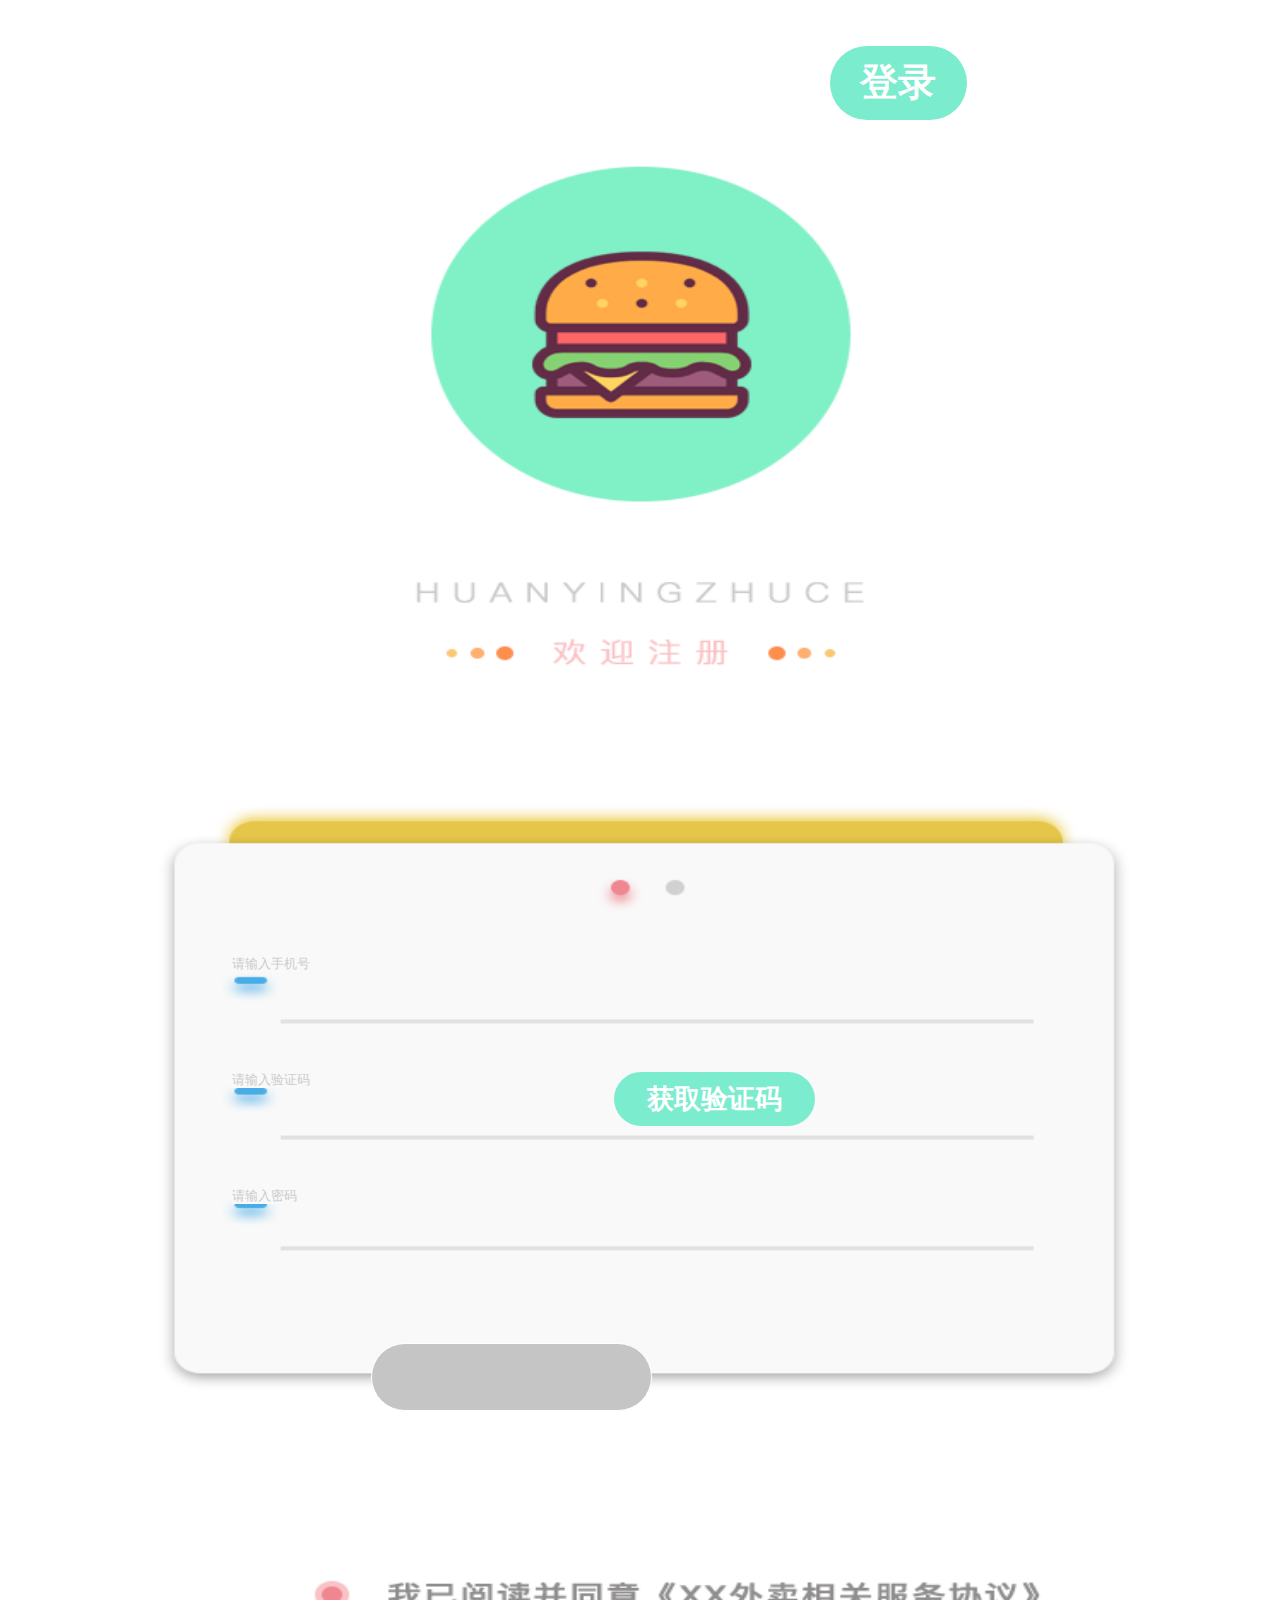
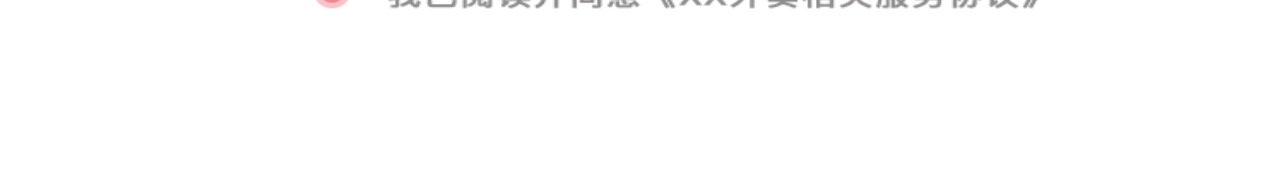
<file: index.html>
<!DOCTYPE html>
<html lang="en">
<head>
	<meta charset="UTF-8">
	<title>注册</title>
	<meta name="viewport" content="width=device-width,initial-scale=1.0,user-scalable=no">
	<link rel="stylesheet" href="css/rem.css">
	<link rel="stylesheet" href="https://at.alicdn.com/t/font_793301_ssczj2jw8zn.css">
	<link rel="stylesheet" href="css/index.css">
</head>
<body>
	<header>
		<input type="text"  placeholder="请输入手机号" class="phone">
		<input type="text"  placeholder="请输入验证码" class="yanzheng">
	    <input type="password"  placeholder="请输入密码" class="password">
	    <div class="yanzhengma">获取验证码</div>
		<div class="daojishi"><span>60</span>s</div>
		<div class="ture">
	    	<i class="iconfont icon-dui"></i>
	    </div>
	    <a href="denglu.html"><div class="denglu">登录</div></a>
	</header>
</body>
</html>
<script>
	let yanzhengma=document.querySelector(".yanzhengma");
	let ture=document.querySelector(".ture");
	let daojishi=document.querySelector(".daojishi");
	let span=document.querySelector("span");
	let phone=document.querySelector(".phone");
	let yanzheng=document.querySelector(".yanzheng");
	let password=document.querySelector(".password");
	console.log(phone,yanzheng,password);
    let num=60;
    console.log(num);
	yanzhengma.onclick=function () {
		daojishi.style.display="block";
        var t=setInterval(fn,1000);
        function fn() {
            num--;
            if (num==-1){
                //清除时间间隔函数
                clearInterval(t);
                daojishi.style.display="none";
                num=60;
            }
            //改变span中的数字
            span.innerHTML=num;
        }
    }

    password.onblur=function () {
        if (phone.value!=="" && password.value!=="" && yanzheng.value!==""){
            ture.style.backgroundColor="#0ecf98";
        }
    }
    ture.onclick=function () {
        if (phone.value!="" && password.value!=""){
            window.open("denglu.html");
        }
    }

	
</script>
</file>
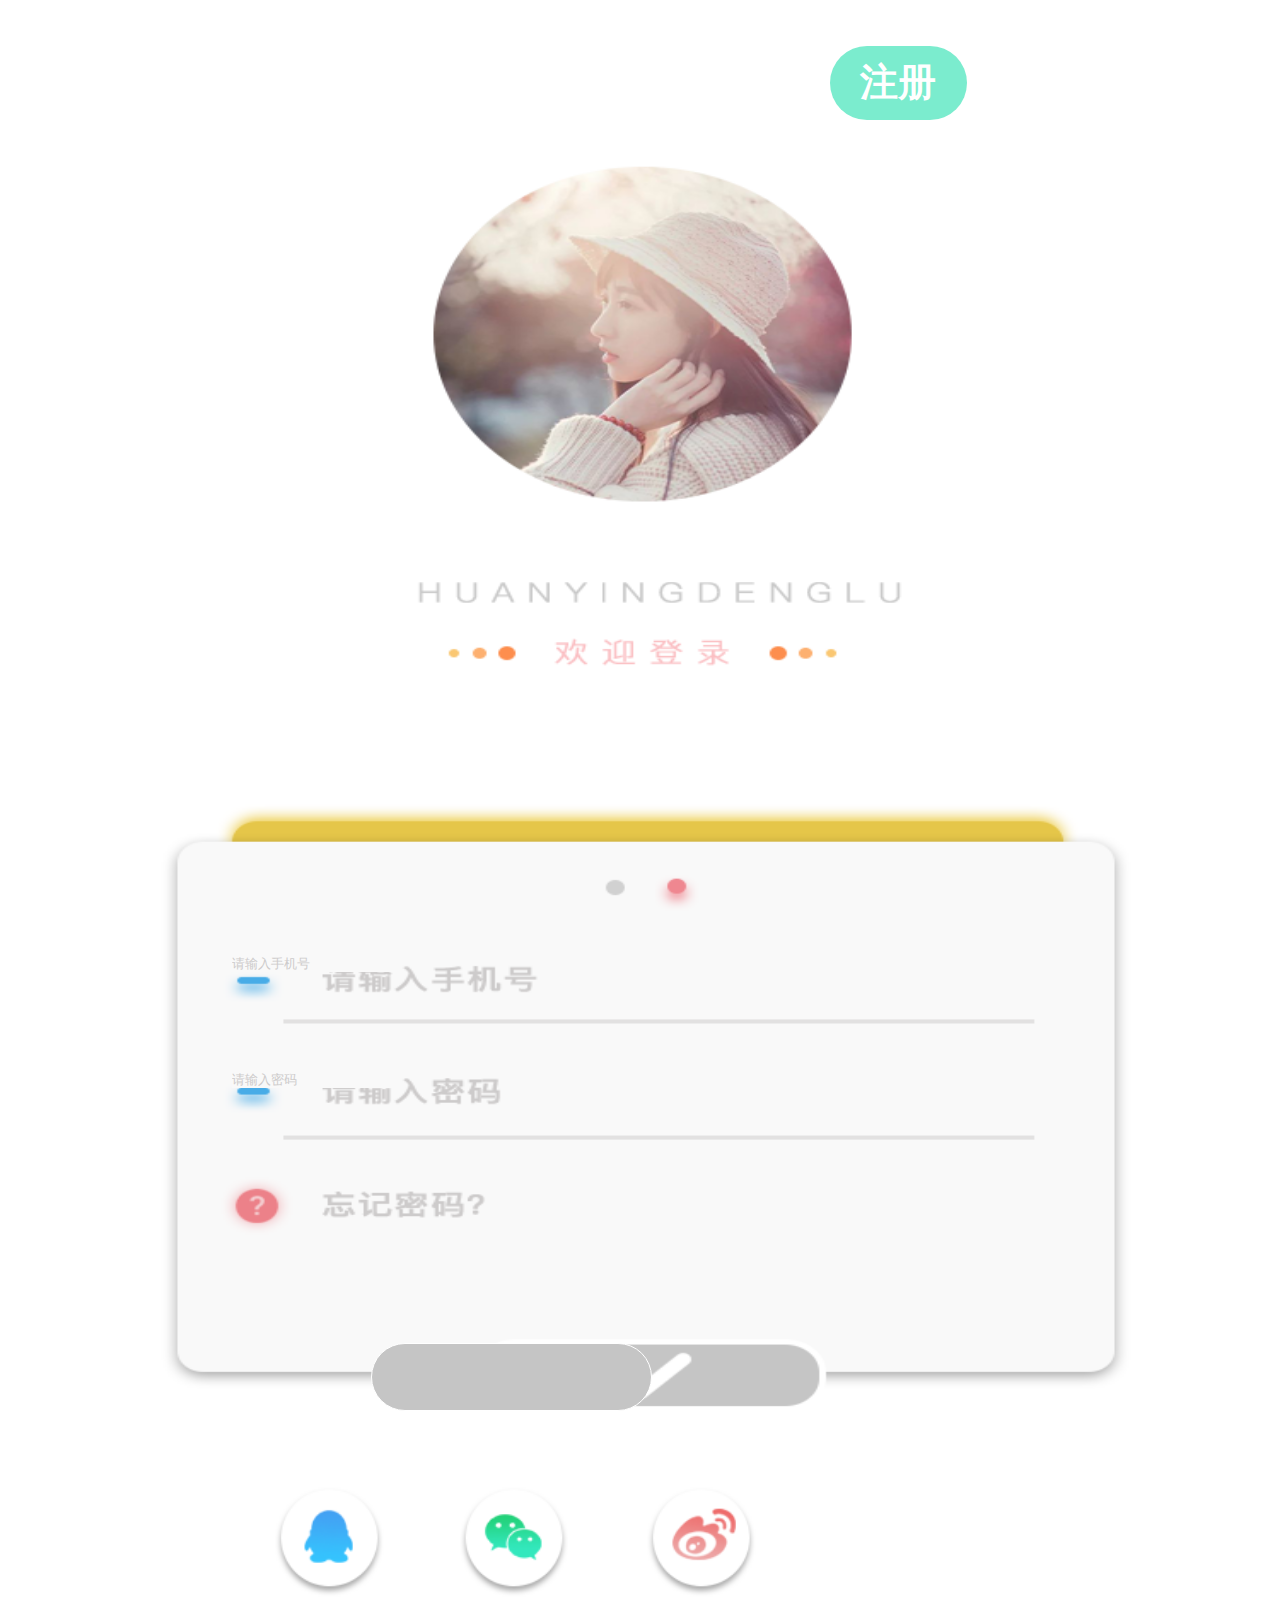
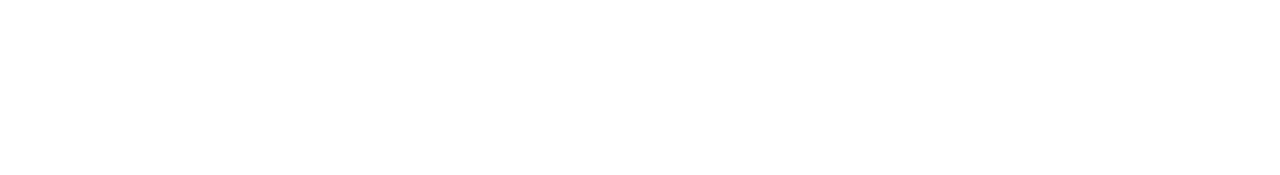
<file: denglu.html>
<!DOCTYPE html>
<html lang="en">
<head>
	<meta charset="UTF-8">
	<title>登录</title>
	<meta name="viewport" content="width=device-width,initial-scale=1.0,user-scalable=no">
	<link rel="stylesheet" href="css/rem.css">
	<link rel="stylesheet" href="https://at.alicdn.com/t/font_793301_ssczj2jw8zn.css">
	<link rel="stylesheet" href="css/denglu.css">
</head>
<body>
	<header>
		<input type="text"  placeholder="请输入手机号" class="phone">
	    <input type="password"  placeholder="请输入密码" class="password">
	    <!--<input type="text"  placeholder="忘记密码？">-->
	    <div class="ture">
	    	<i class="iconfont icon-dui"></i>
	    </div>

	    <a href="index.html"><div class="denglu">注册</div></a>
	    <div class="qq"></div>
	    <div class="wechat"></div>
	    <div class="weibo"></div>
	</header>
</body>
</html>
<script>
    let phone=document.querySelector(".phone");
    let password=document.querySelector(".password");
    let ture=document.querySelector(".ture");
    password.onblur=function () {
        if (phone.value=="13593322466" && password.value=="123456"){
            ture.style.backgroundColor="#0ecf98";
        }
    }
    ture.onclick=function () {
        if (phone.value=="13593322466" && password.value=="123456"){
            window.open("shouye.html");
		}
    }
</script>
</file>
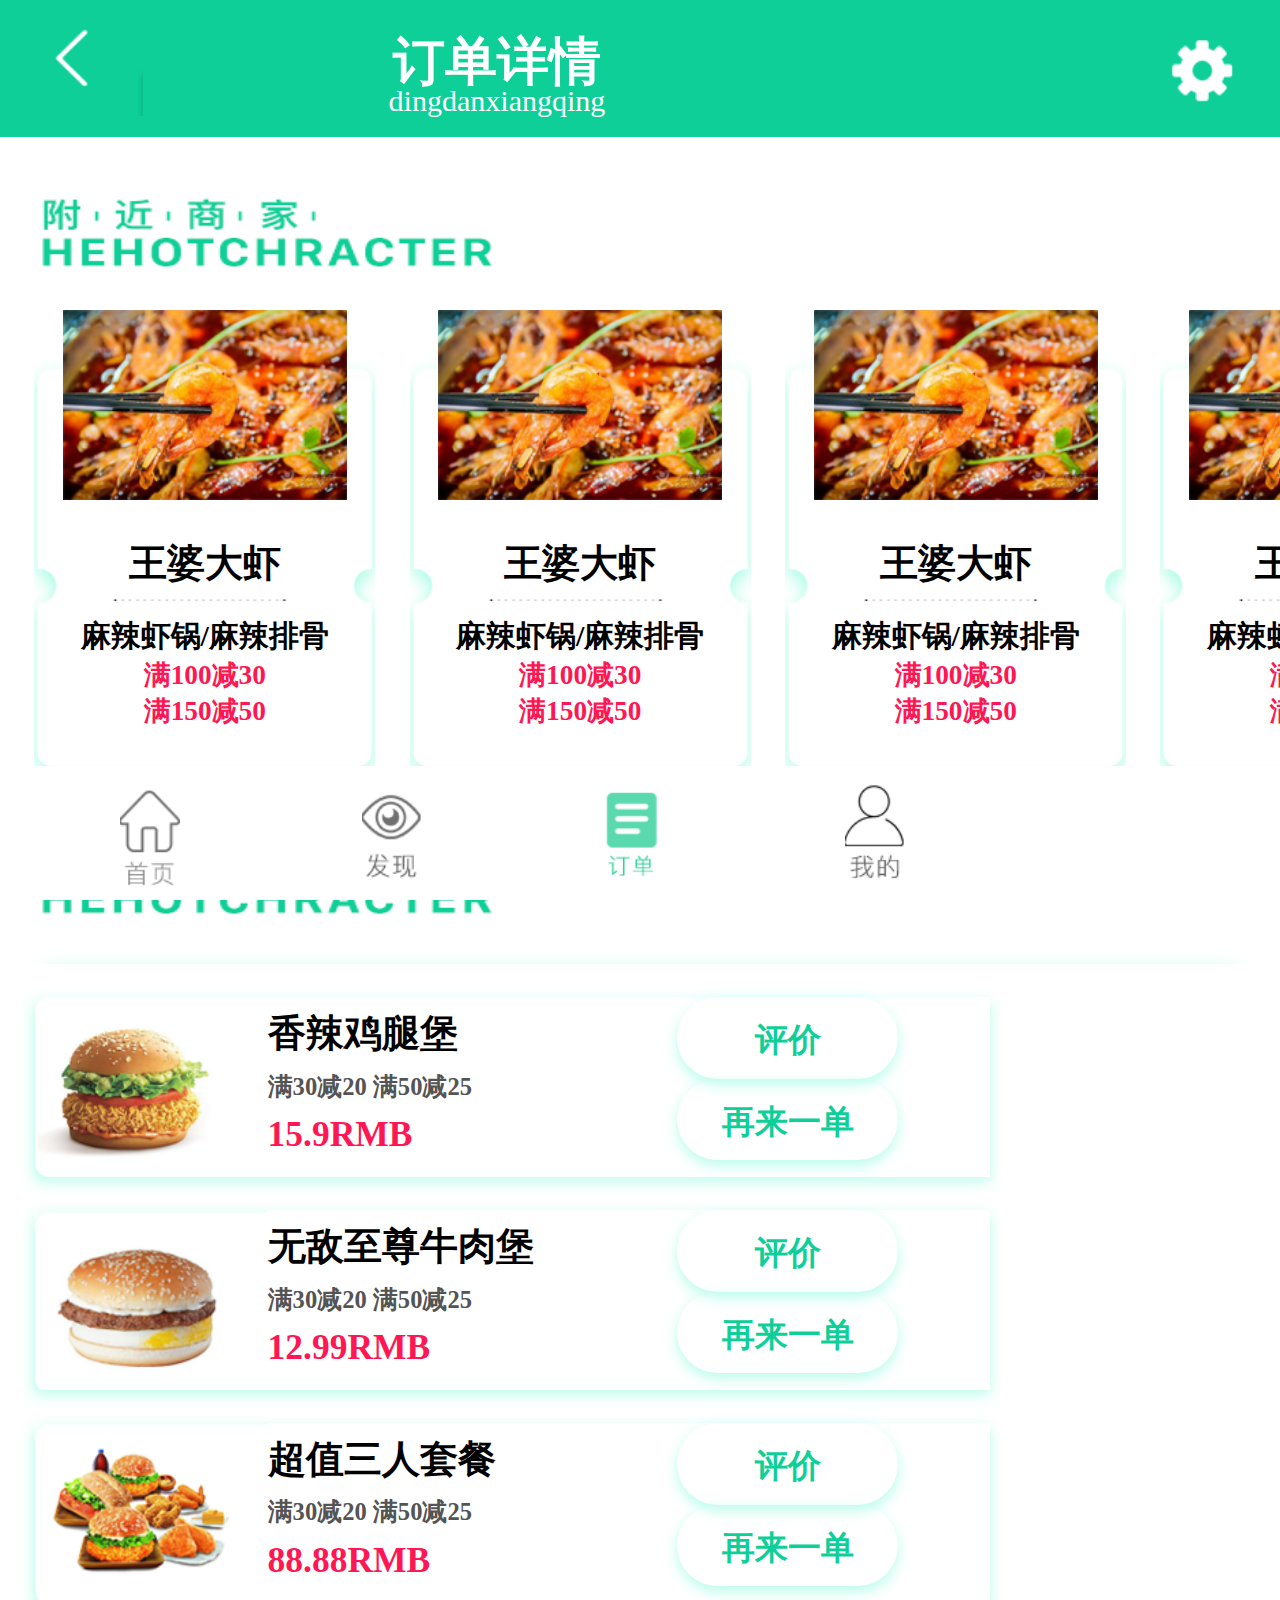
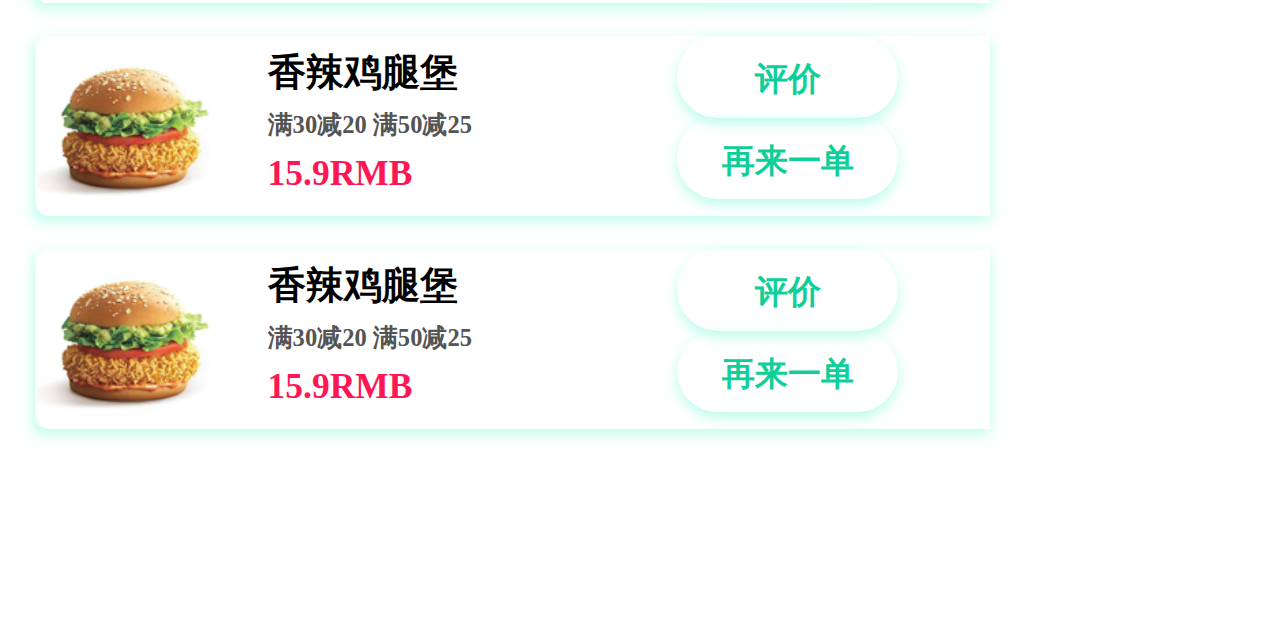
<file: dingdanxiangqing.html>
<!DOCTYPE html>
<html lang="en">
<head>
	<meta charset="UTF-8">
	<title>订单详情</title>
	<meta name="viewport" content="width=device-width,initial-scale=1.0,user-scalable=no">
	<link rel="stylesheet" href="css/rem.css">
	<link rel="stylesheet" href="css/dingdanxiangqing.css">
</head>
<body>
	<header>
		<div class="left"></div>
		<div class="center">
			<p>订单详情</p>
			<h5>dingdanxiangqing</h5>
		</div>
		<div class="right"></div>
		<div class="pic"></div>
	</header>
	<div class="title"></div>
	<div class="content1">
		<ul>
			<li>
				<div class="pic"></div>
				<p>王婆大虾</p>
				<h6>麻辣虾锅/麻辣排骨</h6>
				<h5>满100减30<br>满150减50</h5>
			</li>
			<li>
				<div class="pic"></div>
				<p>王婆大虾</p>
				<h6>麻辣虾锅/麻辣排骨</h6>
				<h5>满100减30<br>满150减50</h5>
			</li>
			<li>
				<div class="pic"></div>
				<p>王婆大虾</p>
				<h6>麻辣虾锅/麻辣排骨</h6>
				<h5>满100减30<br>满150减50</h5>
			</li>
			<li>
				<div class="pic"></div>
				<p>王婆大虾</p>
				<h6>麻辣虾锅/麻辣排骨</h6>
				<h5>满100减30<br>满150减50</h5>
			</li>
		</ul>
	</div>
	<div class="title2"></div>
	<div class="content2">
		<ul>
			<li>
				<div class="pic"></div>
				<div class="wz">
					<p>香辣鸡腿堡</p>
					<h6>满30减20  满50减25</h6>
					<h2>15.9RMB</h2>
				</div>
				<div class="again">
					<div class="top">评价</div>
					<div class="bot">再来一单</div>
				</div>
			</li>
			<li>
				<div class="pic"></div>
				<div class="wz">
					<p>无敌至尊牛肉堡</p>
					<h6>满30减20  满50减25</h6>
					<h2>12.99RMB</h2>
				</div>
				<div class="again">
					<div class="top">评价</div>
					<div class="bot">再来一单</div>
				</div>
			</li>
			<li>
				<div class="pic"></div>
				<div class="wz">
					<p>超值三人套餐</p>
					<h6>满30减20  满50减25</h6>
					<h2>88.88RMB</h2>
				</div>
				<div class="again">
					<div class="top">评价</div>
					<div class="bot">再来一单</div>
				</div>
			</li>
			<li>
				<div class="pic"></div>
				<div class="wz">
					<p>香辣鸡腿堡</p>
					<h6>满30减20  满50减25</h6>
					<h2>15.9RMB</h2>
				</div>
				<div class="again">
					<div class="top">评价</div>
					<div class="bot">再来一单</div>
				</div>
			</li>
			<li>
				<div class="pic"></div>
				<div class="wz">
					<p>香辣鸡腿堡</p>
					<h6>满30减20  满50减25</h6>
					<h2>15.9RMB</h2>
				</div>
				<div class="again">
					<div class="top">评价</div>
					<div class="bot">再来一单</div>
				</div>
			</li>
		</ul>
	</div>
	<div class="bottom">
		<div class="content">
			<a href="shouye.html"><div class="shou"></div></a>
			<div class="fa"></div>
			<div class="ding"></div>
			<a href="gerenzhongxin.html"><div class="me"></div></a>
		</div>
	</div>
</body>
</html>
</file>
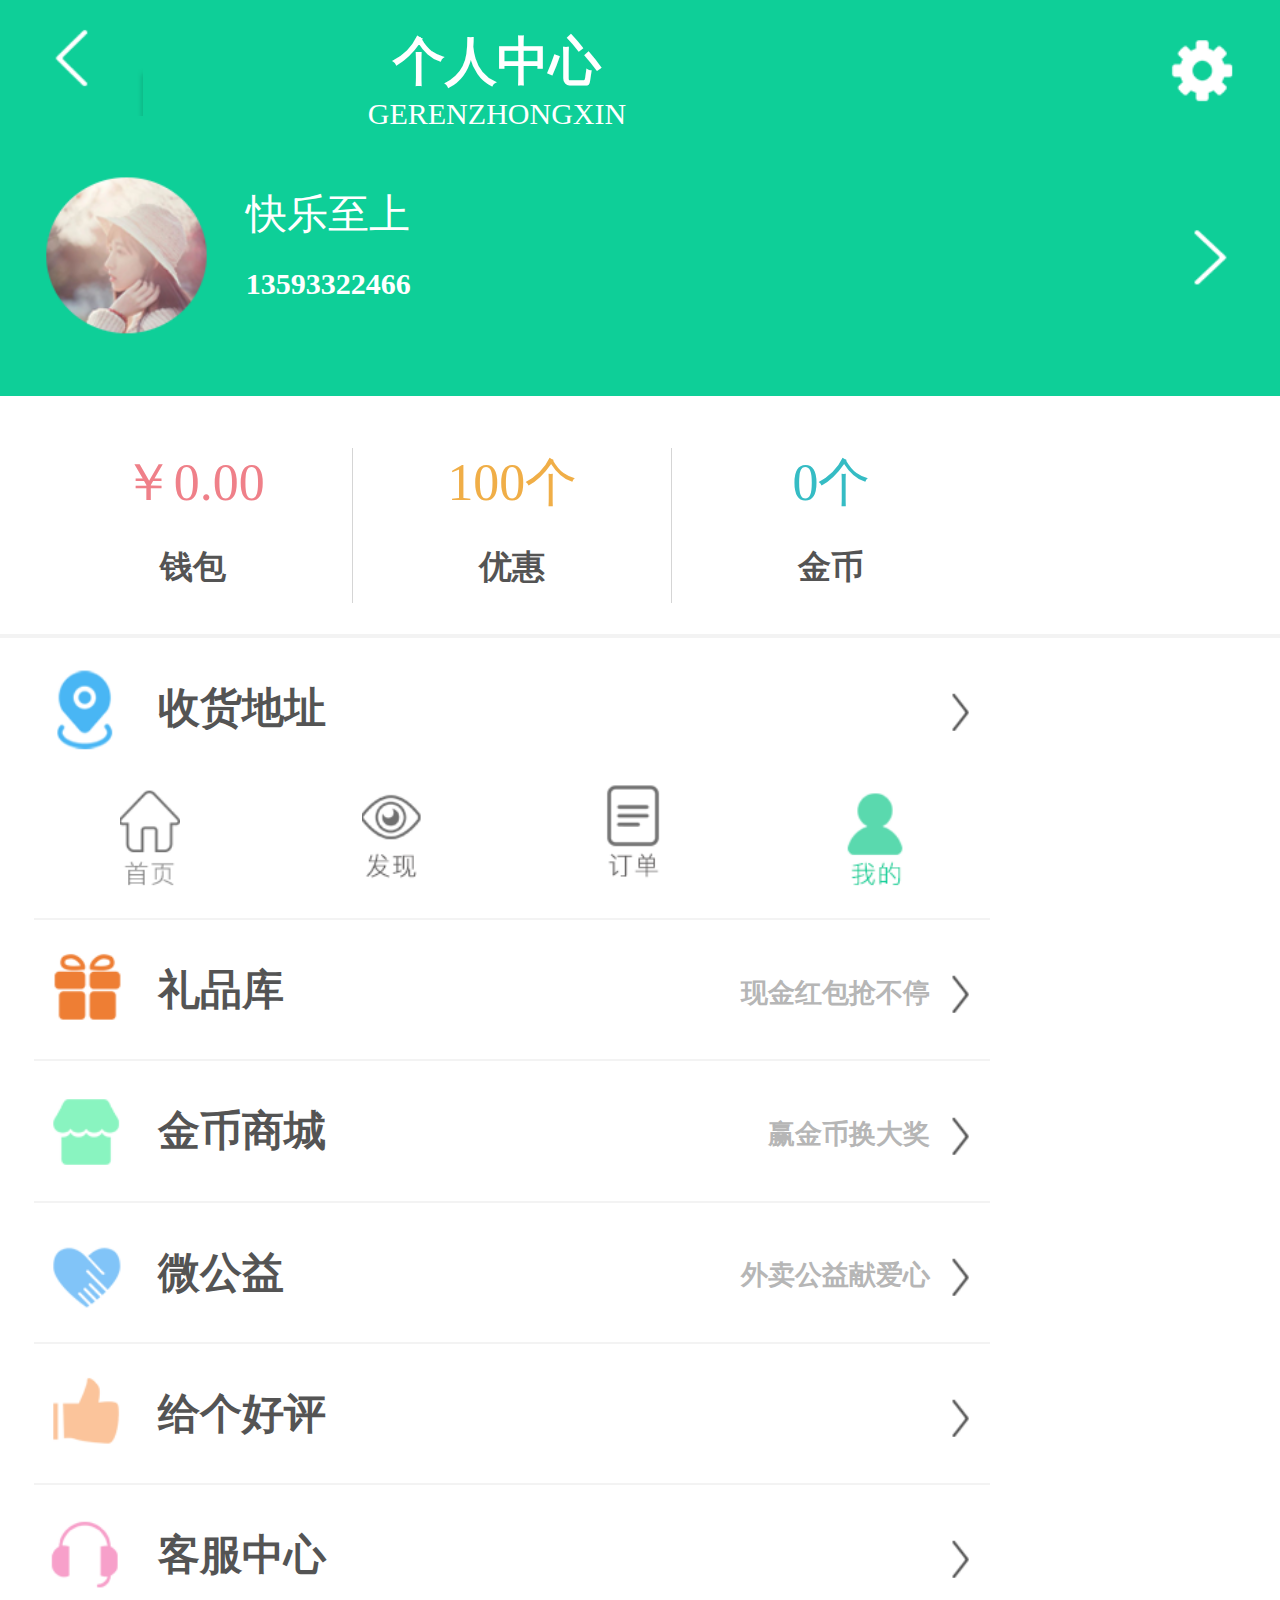
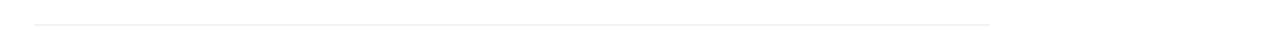
<file: gerenzhongxin.html>
<!DOCTYPE html>
<html lang="en">
<head>
	<meta charset="UTF-8">
	<title>个人中心</title>
	<meta name="viewport" content="width=device-width,initial-scale=1.0,user-scalable=no">
	<link rel="stylesheet" href="css/rem.css">
	<link rel="stylesheet" href="css/gerenzhongxin.css">
</head>
<body>
	<header>
		<div class="left"></div>
		<div class="center">
			<p>个人中心</p>
			<h5>GERENZHONGXIN</h5>
		</div>
		<div class="right"></div>
		<div class="bo">
			<div class="tx"></div>
			<div class="wz">
				<p>快乐至上</p>
				<h5>13593322466</h5>
			</div>
			<div class="pic"></div>
		</div>
	</header>
	<div class="daohang">
		<ul>
			<li>
				<p>￥0.00</p>
				<h6>钱包</h6>
			</li>
			<li>
				<p>100个</p>
				<h6>优惠</h6>
			</li>
			<li>
				<p>0个</p>
				<h6>金币</h6>
			</li>
		</ul>
	</div>
	<div class="content">
		<ul>
			<li>
				<img src="img/images6/images/10.png" alt="">
				<p>收货地址</p>
			</li>
			<li>
				<img src="img/images6/images/11.png" alt="">
				<p>我的收藏</p>
			</li>
			<li>
				<img src="img/images6/images/12.png" alt="">
				<p>礼品库</p>
				<h6>现金红包抢不停</h6>
			</li>
			<li>
				<img src="img/images6/images/13.png" alt="">
				<p>金币商城</p>
				<h6>赢金币换大奖</h6>
			</li>
			<li>
				<img src="img/images6/images/14.png" alt="">
				<p>微公益 </p>
				<h6>外卖公益献爱心</h6>
			</li>
			<li>
				<img src="img/images6/images/15.png" alt="">
				<p>给个好评</p>
			</li>
			<li>
				<img src="img/images6/images/16.png" alt="">
				<p>客服中心</p>
			</li>
		</ul>
	</div>
	<div class="bottom">
		<div class="content">
			<a href="shouye.html"><div class="shou"></div></a>
			<div class="fa"></div>
			<a href="dingdanxiangqing.html"><div class="ding"></div></a>
			<div class="me"></div>
		</div>
	</div>
</body>
</html>
</file>
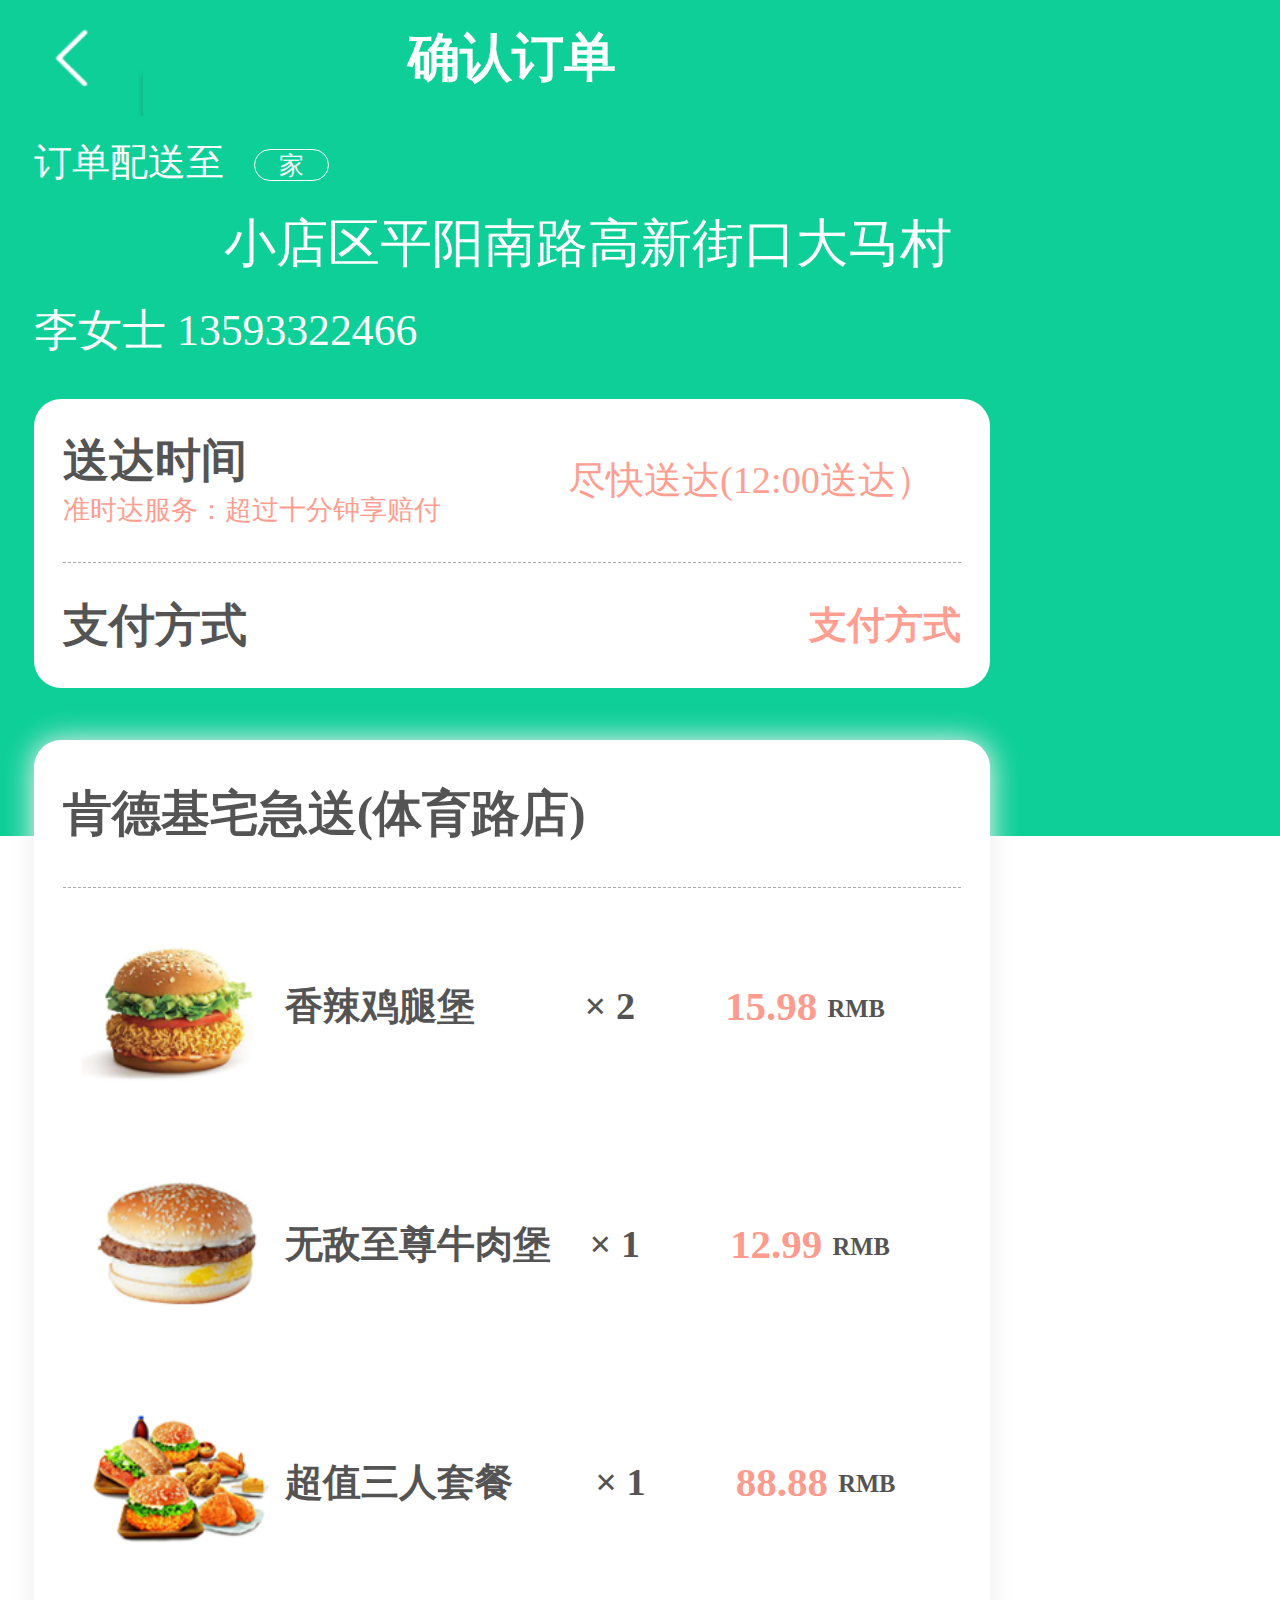
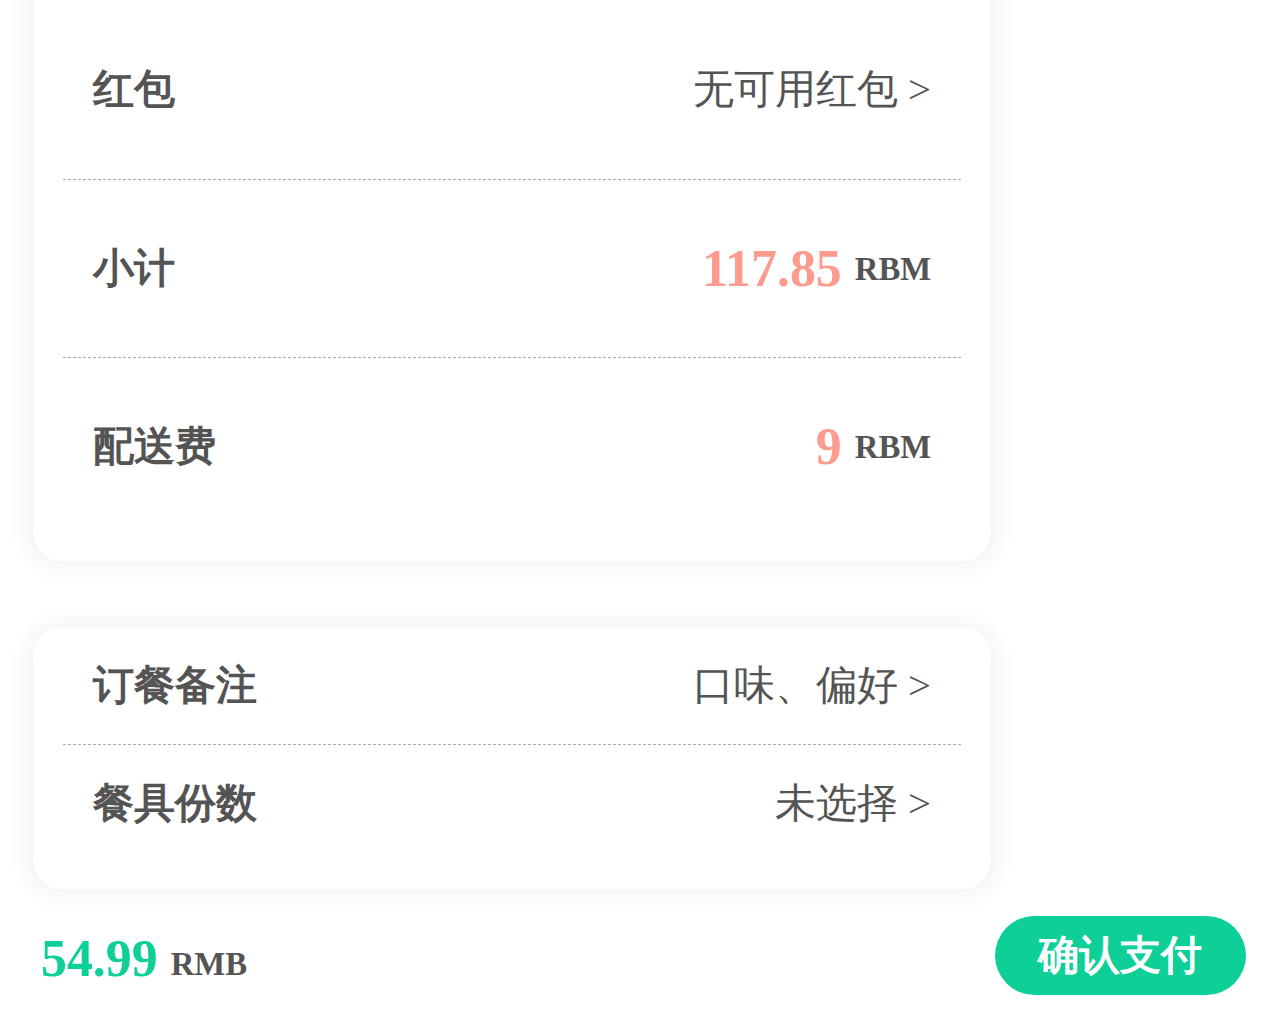
<file: querendingdan.html>
<!DOCTYPE html>
<html lang="en">
<head>
	<meta charset="UTF-8">
	<title>确认订单</title>
	<meta name="viewport" content="width=device-width,initial-scale=1.0,user-scalable=no">
	<link rel="stylesheet" href="css/rem.css">
	<link rel="stylesheet" href="css/querendingdan.css">
</head>
<body>
<!-- 头部 -->
	<header>
		<div class="top">
		<a href="shangjiaxiangqing.html">
			<div class="left"></div></a>
			<div class="center">确认订单</div>
		</div>
		<div class="dizhi">
			<div class="yi">
				<h6>订单配送至</h6>
				<div class="jia">家</div>
			</div>
			<h1>小店区平阳南路高新街口大马村</h1>
			<h5>李女士 13593322466</h5>
		</div>
		<div class="time">
			<div class="top">
				<div class="le">
					<p>送达时间</p>
					<h6>准时达服务：超过十分钟享赔付</h6>
				</div>
				<div class="you">尽快送达(12:00送达）</div>
			</div>
			<div class="bottom">
				<p>支付方式</p>
				<h5>支付方式</h5>
			</div>
		</div>
	</header>
	<!-- 内容 -->
	<div class="list">
		<ul>
			<li>肯德基宅急送(体育路店)</li>
			<li>
				<img src="img/images4/images/1.png" alt="">
				<p>香辣鸡腿堡</p>
				<div class="num">× 2</div>
				<h5>15.98&nbsp;</h5>
				<h6>RMB</h6>
			</li>
			<li>
				<img src="img/images4/images/2.png" alt="">
				<p>无敌至尊牛肉堡</p>
				<div class="num">× 1</div>
				<h5>12.99&nbsp;</h5>
				<h6>RMB</h6>
			</li>
			<li>
				<img src="img/images4/images/3.png" alt="">
				<p>超值三人套餐</p>
				<div class="num">× 1</div>
				<h5>88.88&nbsp;</h5>
				<h6>RMB</h6>
			</li>
			<li>
				<p>红包</p>
				<h4>无可用红包 ></h4>
			</li>
			<li>
				<p>小计</p>
				<h3>RBM</h3>
				<h4>117.85&nbsp;</h4>
			</li>
			<li>
				<p>配送费</p>
				<h3>RBM</h3>
				<h4>9&nbsp;</h4>
			</li>
		</ul>
	</div>
	<div class="list2">
		<ul>
			<li>
				<p>订餐备注</p>
				<h5>口味、偏好 ></h5>
			</li>
			<li>
				<p>餐具份数</p>
				<h5>未选择 ></h5>
			</li>
		</ul>
	</div>
	<div class="list3">
		<h1>54.99&nbsp;</h1>
		<h5>RMB</h5>
		<a href="zhifufangshi.html"><div class="queren">
			确认支付
		</div></a>
	</div>
</body>
</html>
</file>
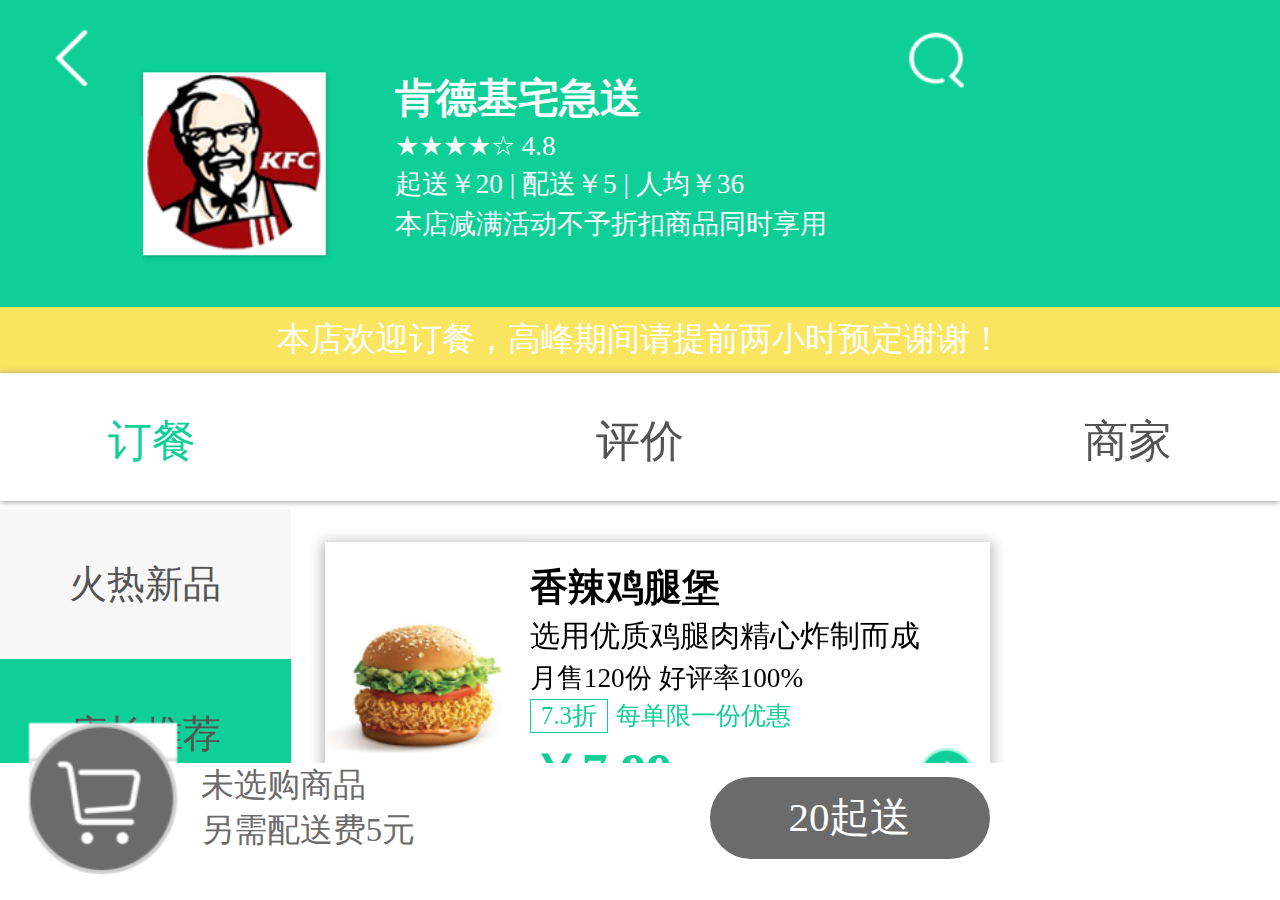
<file: shangjiaxiangqing.html>
<!DOCTYPE html>
<html lang="en">
<head>
	<meta charset="UTF-8">
	<title>商家详情</title>
	<meta name="viewport" content="width=device-width,initial-scale=1.0,user-scalable=no">
	<link rel="stylesheet" href="css/rem.css">
	<link rel="stylesheet" href="css/shangjiaxiangqing.css">
</head>
<body>
	<header>
		<a href="shouye.html"><div class="left"></div></a>
		<div class="center">
			<div class="pic"></div>
			<div class="wz">
				<p>肯德基宅急送</p>
				<h6>★★★★☆ <span>4.8</span></h6>
				<h6>起送￥20  |  配送￥5  |  人均￥36</h6>
				<h6>本店减满活动不予折扣商品同时享用</h6>
			</div>
		</div>
		<div class="right"></div>
	</header>
	<div class="huodong">本店欢迎订餐，高峰期间请提前两小时预定谢谢！</div>
	<div class="daohang">
		<div class="fl dingcan">订餐</div>
		<div class="fl">评价</div>
		<div class="fl">商家</div>
	</div>
	<nav>
		<div class="list">
			<ul>
				<li>火热新品</li>
				<li>店长推荐</li>
				<li>超值套餐</li>
				<li>汉堡炸鸡</li>
				<li>配餐小吃</li>
				<li>饮&nbsp;&nbsp;&nbsp;&nbsp;&nbsp;&nbsp;品</li>
			</ul>
		</div>
		<div class="content">
			<ul>
				<li>
					<div class="pic"></div>
					<div class="wenzi">
						<h1><a href="">香辣鸡腿堡</a></h1>
						<h2>选用优质鸡腿肉精心炸制而成</h2>
						<h3>月售120份   好评率100%</h3>
						<div class="si">
							<div class="zhe">7.3折</div>
							<h4>每单限一份优惠</h4>
						</div>
						<div class="wu">
							<h5>￥7.99</h5>
							<img src="img/images2/images/jiahao.png" alt="">
							
						</div>
					</div>
				</li>
				<li>
					<div class="pic2"></div>
					<div class="wenzi">
						<h1><a href="">无敌至尊牛肉堡</a></h1>
						<h2>选用优质牛肉精心煎制而成</h2>
						<h3>月售110份   好评率99.9%</h3>
						<div class="si">
							<div class="zhe">7.5折</div>
							<h4>每单限一份优惠</h4>
						</div>
						<div class="wu">
							<h5>￥12.99</h5>
							<img src="img/images2/images/jiahao.png" alt="">

						</div>
					</div>
				</li>
				<li>
					<div class="pic3"></div>
					<div class="wenzi">
						<h1><a href="shangpinxiangqing.html">大鸡腿+可乐</a></h1>
						<h2>美味享不停</h2>
						<h3>月售100份   好评率99%</h3>
						<div class="si">
							<div class="zhe">7.3折</div>
							<h4>每单限一份优惠</h4>
						</div>
						<div class="wu">
							<h5>￥45</h5>
							<img src="img/images2/images/jiahao.png" alt="">
							<h6>1</h6>
							<img src="img/images2/images/jianhao_03.png" alt="">
						</div>
					</div>
				</li>
				<li>
					<div class="pic4"></div>
					<div class="wenzi">
						<h1><a href="">超值三人套餐</a></h1>
						<h2>一家人享受美好时光</h2>
						<h3>月售66份   好评率99%</h3>
						<div class="si">
							<div class="zhe">7.3折</div>
							<h4>每单限一份优惠</h4>
						</div>
						<div class="wu">
							<h5>￥88.88</h5>
							<img src="img/images2/images/jiahao.png" alt="">

						</div>
					</div>
				</li>
			</ul>
		</div>
	</nav>
	<div class="bottom">
		<div class="pic"></div>
		<div class="weixuan">
			<h1>未选购商品</h1>
			<h1>另需配送费5元</h1>
		</div>
		<div class="qisong">20起送</div>
	</div>
	<div class="bottom bot">
		<div class="pic"></div>
		<div class="weixuan">
			<h1>￥<span>49.9</span></h1>
			<h1>另需配送费5元</h1>
		</div>
		<div class="qisong">去结算</div>
	</div>

	<div class="mask">
		<div class="upper">
			<div class="tu">
				 <p>×</p>
			</div>
			<div class="xia">
				<p>超值三人套餐</p>
				<h6>鸡腿堡/小鸡腿/鸡翅/鸡块/蛋挞/玉米/可乐</h6>
				<h5>合计：<span>59.9</span></h5>
				<a href="querendingdan.html"><div class="q">确认支付</div></a>
			</div>
		</div>
	</div>
	<script src="js/shangjiaxiangqing.js"></script>
</body>
</html>
</file>
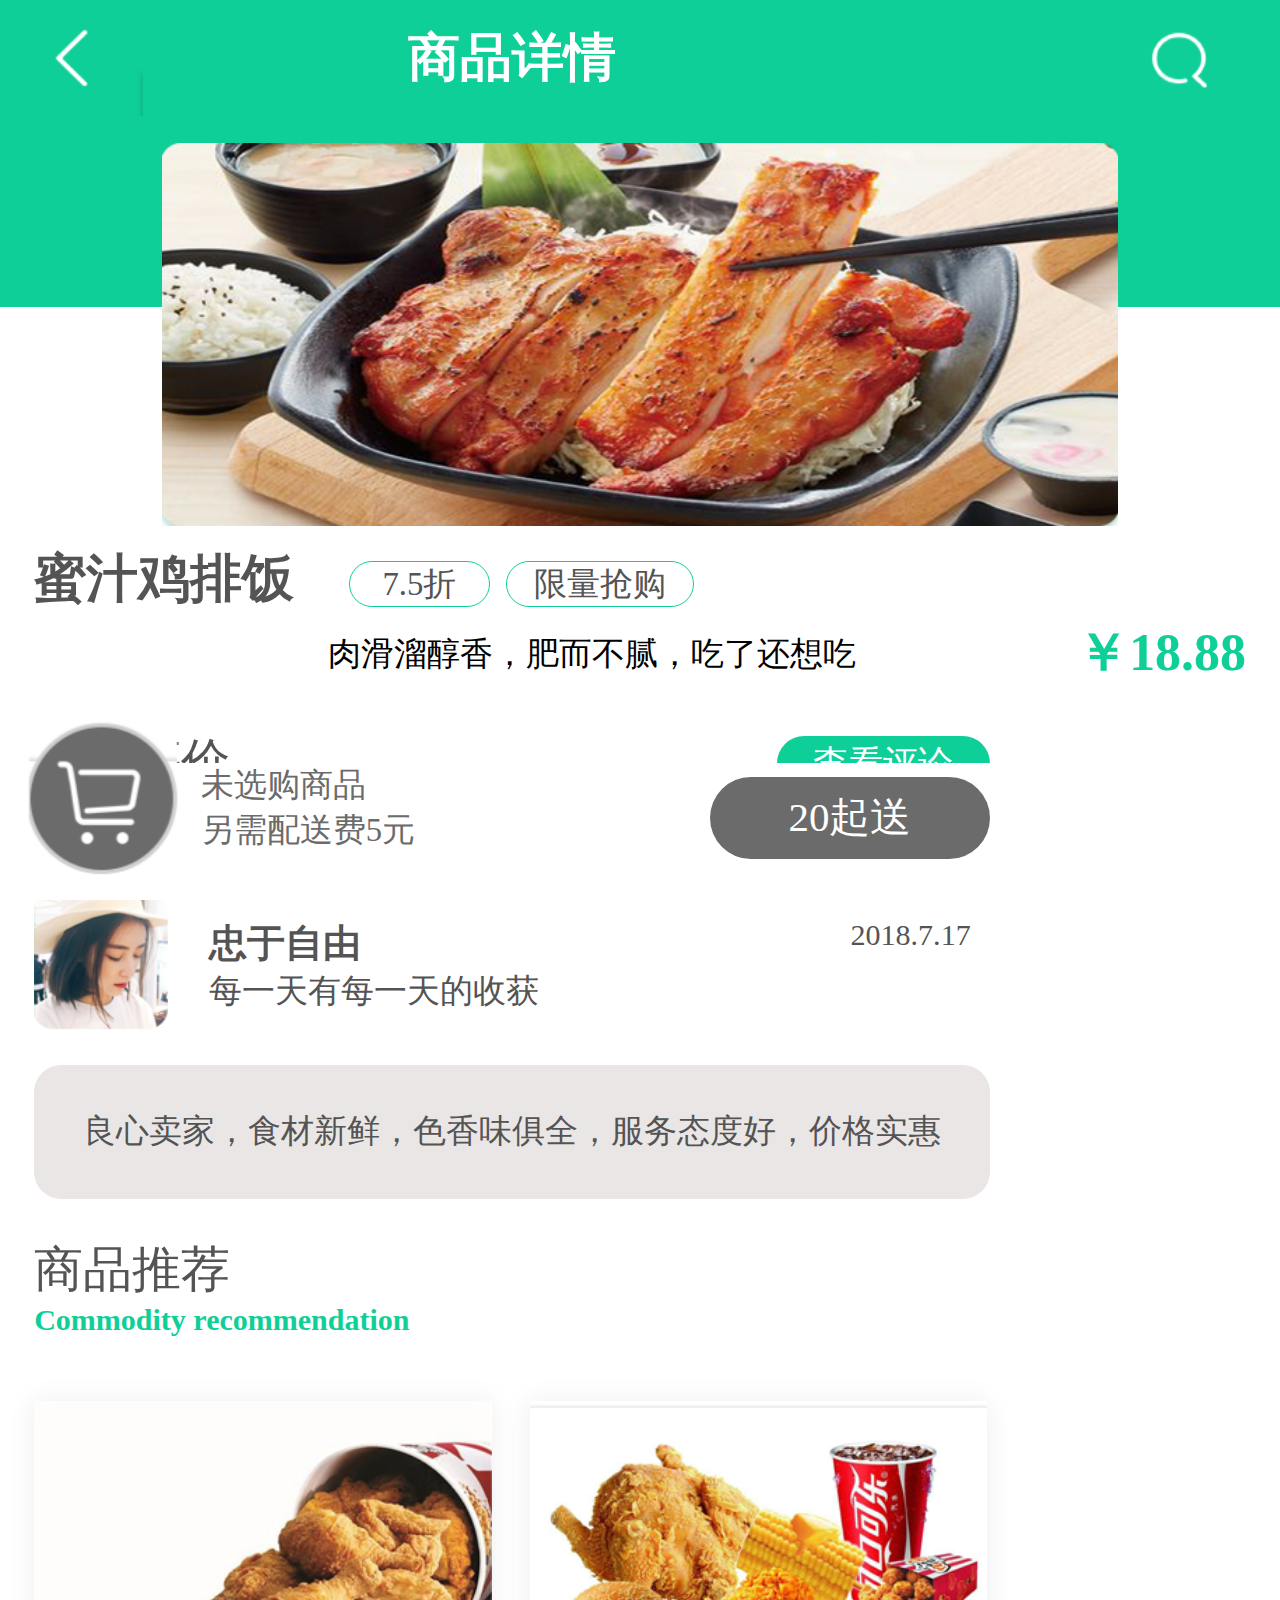
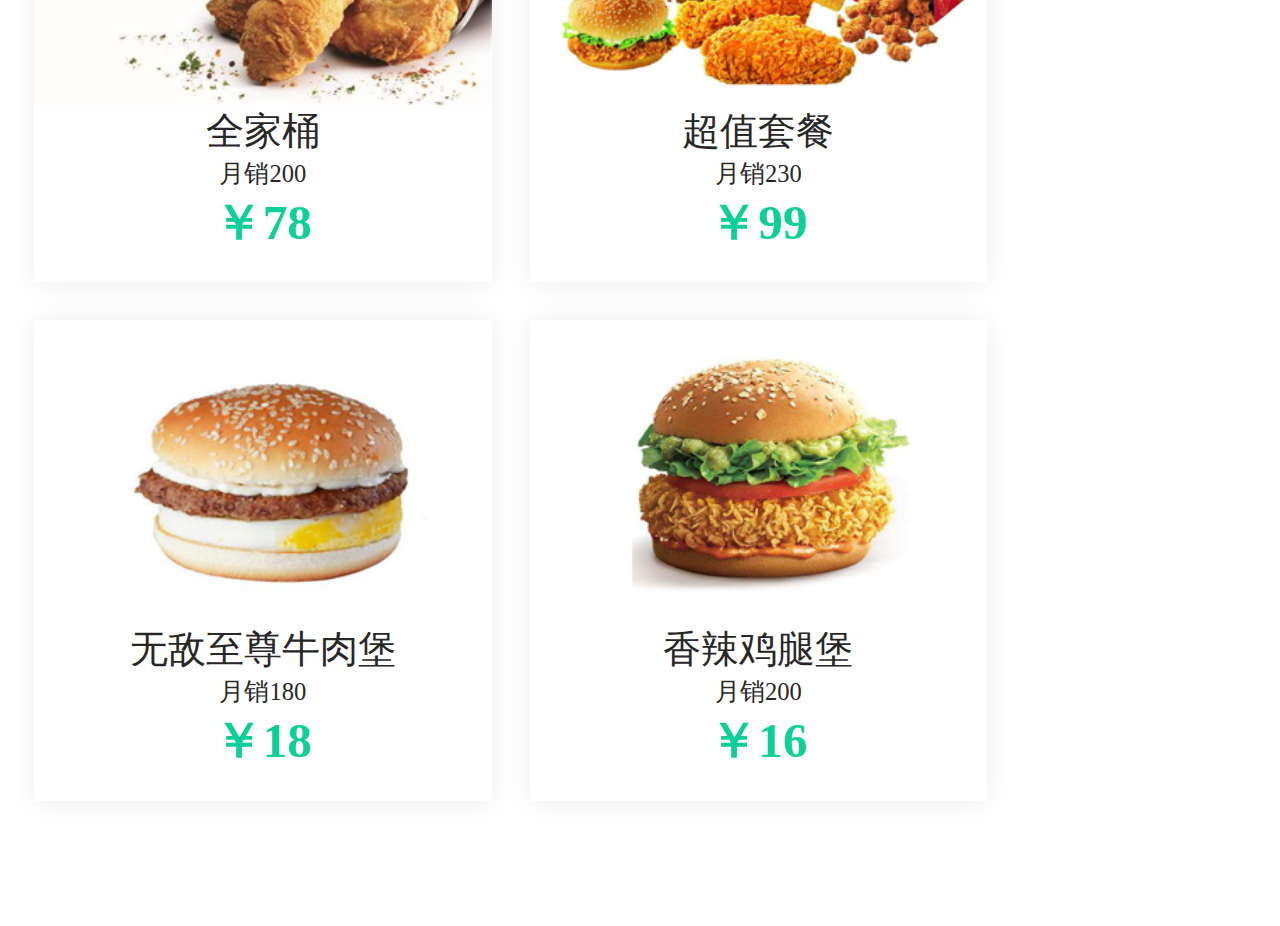
<file: shangpinxiangqing.html>
<!DOCTYPE html>
<html lang="en">
<head>
	<meta charset="UTF-8">
	<title>商品详情</title>
	<meta name="viewport" content="width=device-width,initial-scale=1.0,user-scalable=no">
	<link rel="stylesheet" href="css/rem.css">
	<link rel="stylesheet" href="css/shangpingxiangqing.css">

</head>
<body>
<!-- 头部开始 -->
	<header>
		<div class="beijing">
		<a href="shangjiaxiangqing.html">
			<div class="left"></div></a>
			<div class="center">商品详情</div>
			<div class="right"></div>
		</div>
		<div class="pic"></div>
		<div class="yi">
			<p>蜜汁鸡排饭</p>
			<div class="zhe">7.5折</div>
			<div class="xian">限量抢购</div>
		</div>
		<div class="er">
			<p>肉滑溜醇香，肥而不腻，吃了还想吃</p>
			<h1>￥18.88</h1>
		</div>
	</header>
	<!-- 头部结束 -->
	<!-- 商品评价开始 -->
	<div class="pingjia">
		<div class="title">
			<div class="left">
				<p>商品评价</p>
				<h6>Commodity evaluation</h6>
			</div>
			<div class="right">查看评论</div>
		</div>
		<div class="neirong">
			<div class="top">
				<div class="left"></div>
				<div class="center">
					<p>忠于自由</p>
					<h5>每一天有每一天的收获</h5>
				</div>
				<div class="right">2018.7.17</div>
			</div>
			<div class="nr">良心卖家，食材新鲜，色香味俱全，服务态度好，价格实惠</div>
		</div>
	</div>
	<!-- 商品评价结束 -->
	<!-- 商品推荐开始 -->
	<div class="tuijian">
		<div class="title">
			<p>商品推荐</p>
			<h6>Commodity recommendation</h6>
		</div>
		<div class="neirong">
			<ul>
				<li>
					<div class="pic">
						<img src="img/images3/images/2.png" alt="">
					</div>
					<div class="wz">
						<p>全家桶</p>
						<h6>月销200</h6>
						<h2>￥78</h2>
					</div>
				</li>
				<li>
					<div class="pic">
						<img src="img/images3/images/3.png" alt="">
					</div>
					<div class="wz">
						<p>超值套餐</p>
						<h6>月销230</h6>
						<h2>￥99</h2>
					</div>
				</li>
				<li>
					<div class="pic">
						<img src="img/images3/images/4.png" alt="">
					</div>
					<div class="wz">
						<p>无敌至尊牛肉堡</p>
						<h6>月销180</h6>
						<h2>￥18</h2>
					</div>
				</li>
				<li>
					<div class="pic">
						<img src="img/images3/images/5.png" alt="">
					</div>
					<div class="wz">
						<p>香辣鸡腿堡</p>
						<h6>月销200</h6>
						<h2>￥16</h2>
					</div>
				</li>
			</ul>
		</div>
	</div>
	<!-- 商品推荐结束 -->
	<!-- 底部开始 -->
	<div class="bottom">
		<div class="pic"></div>
		<div class="weixuan">
			<h1>未选购商品</h1>
			<h1>另需配送费5元</h1>
		</div>
		<div class="qisong">20起送</div>
	</div>
	<!-- 底部结束 -->
	
</body>
</html>
</file>
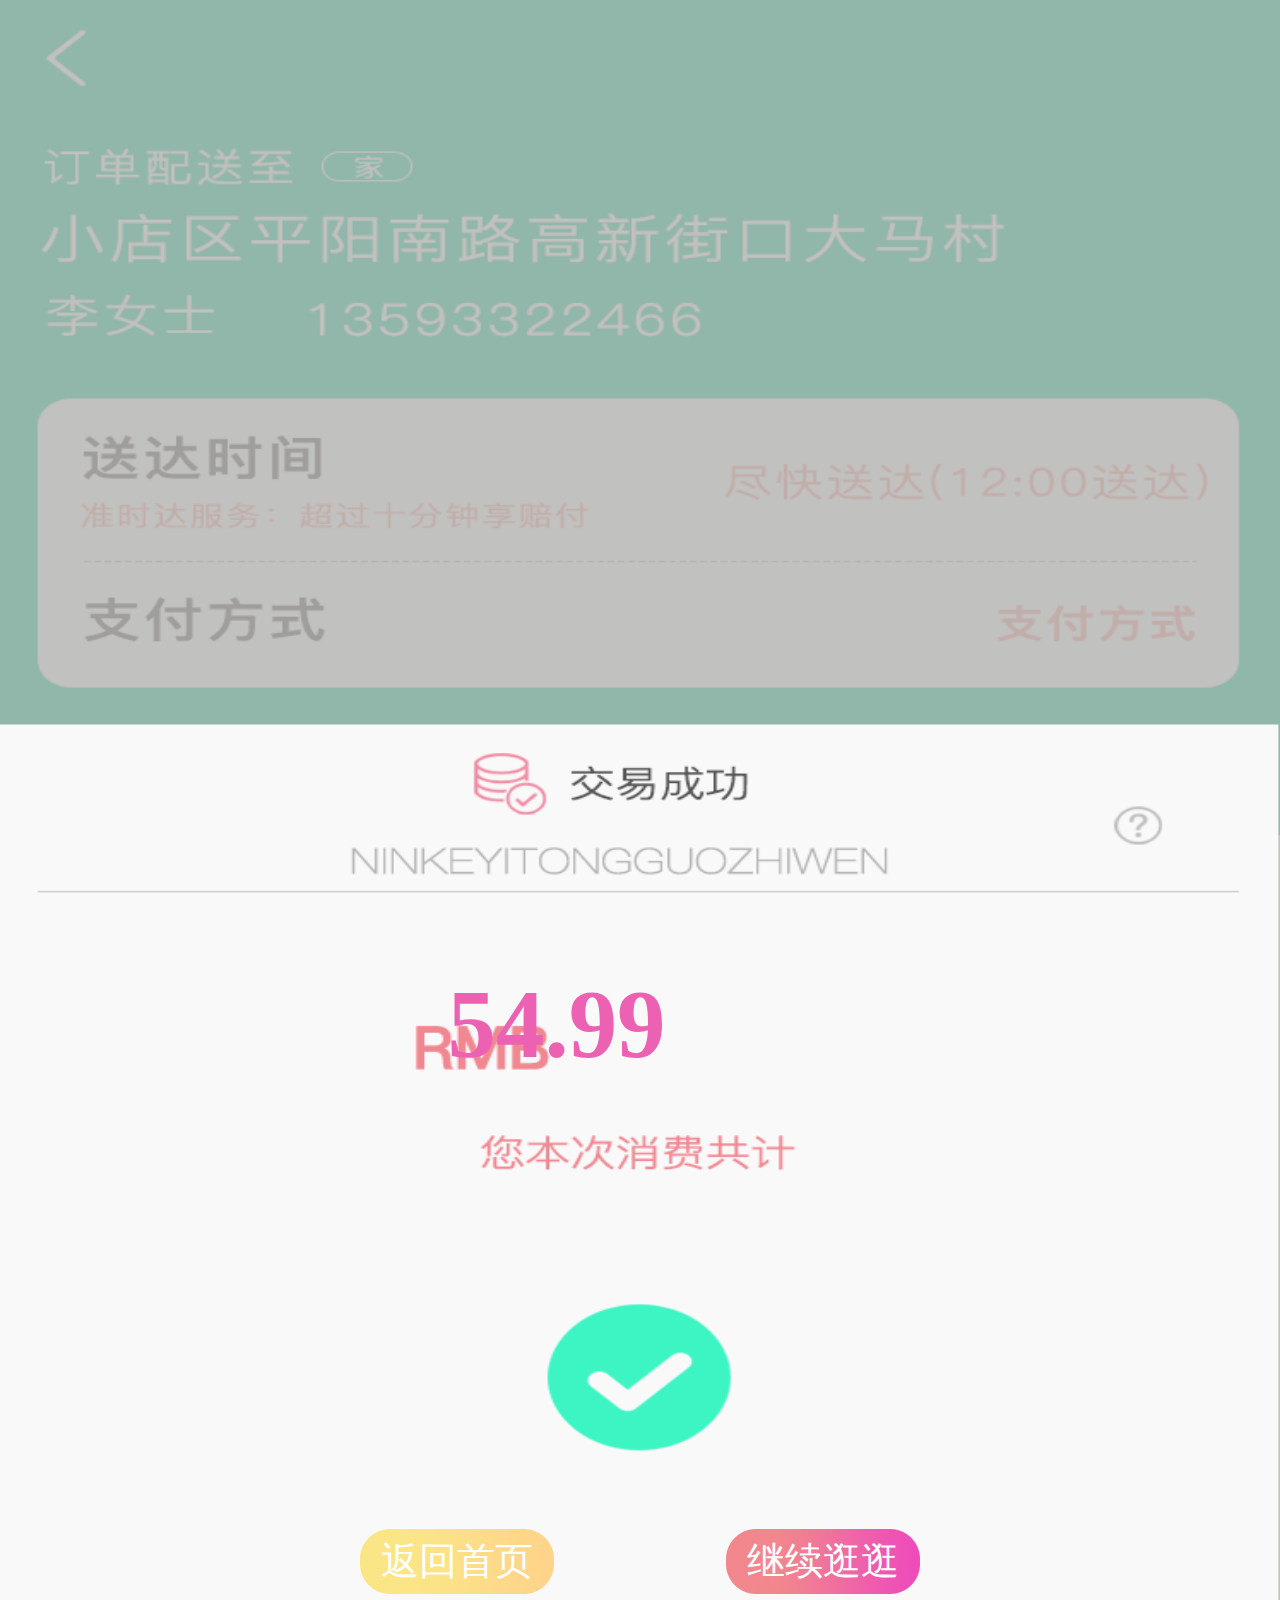
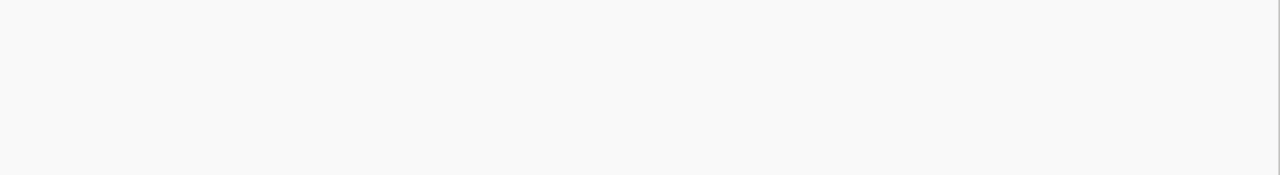
<file: zhifuchenggong.html>
<!DOCTYPE html>
<html lang="en">
<head>
	<meta charset="UTF-8">
	<title>支付成功</title>
	<meta name="viewport" content="width=device-width,initial-scale=1.0,user-scalable=no">
	<link rel="stylesheet" href="css/rem.css">
	<link rel="stylesheet" href="css/zhifuchenggong.css">
</head>
<body>
	<div class="beijing">
		<p>&nbsp;54.99</p>
		<div class="yi">
			<a href="shouye.html"><div class="left">返回首页</div></a>
			<a href="shangjiaxiangqing.html"><div class="right">继续逛逛</div></a>
		</div>
		
	</div>
</body>
</html>
</file>
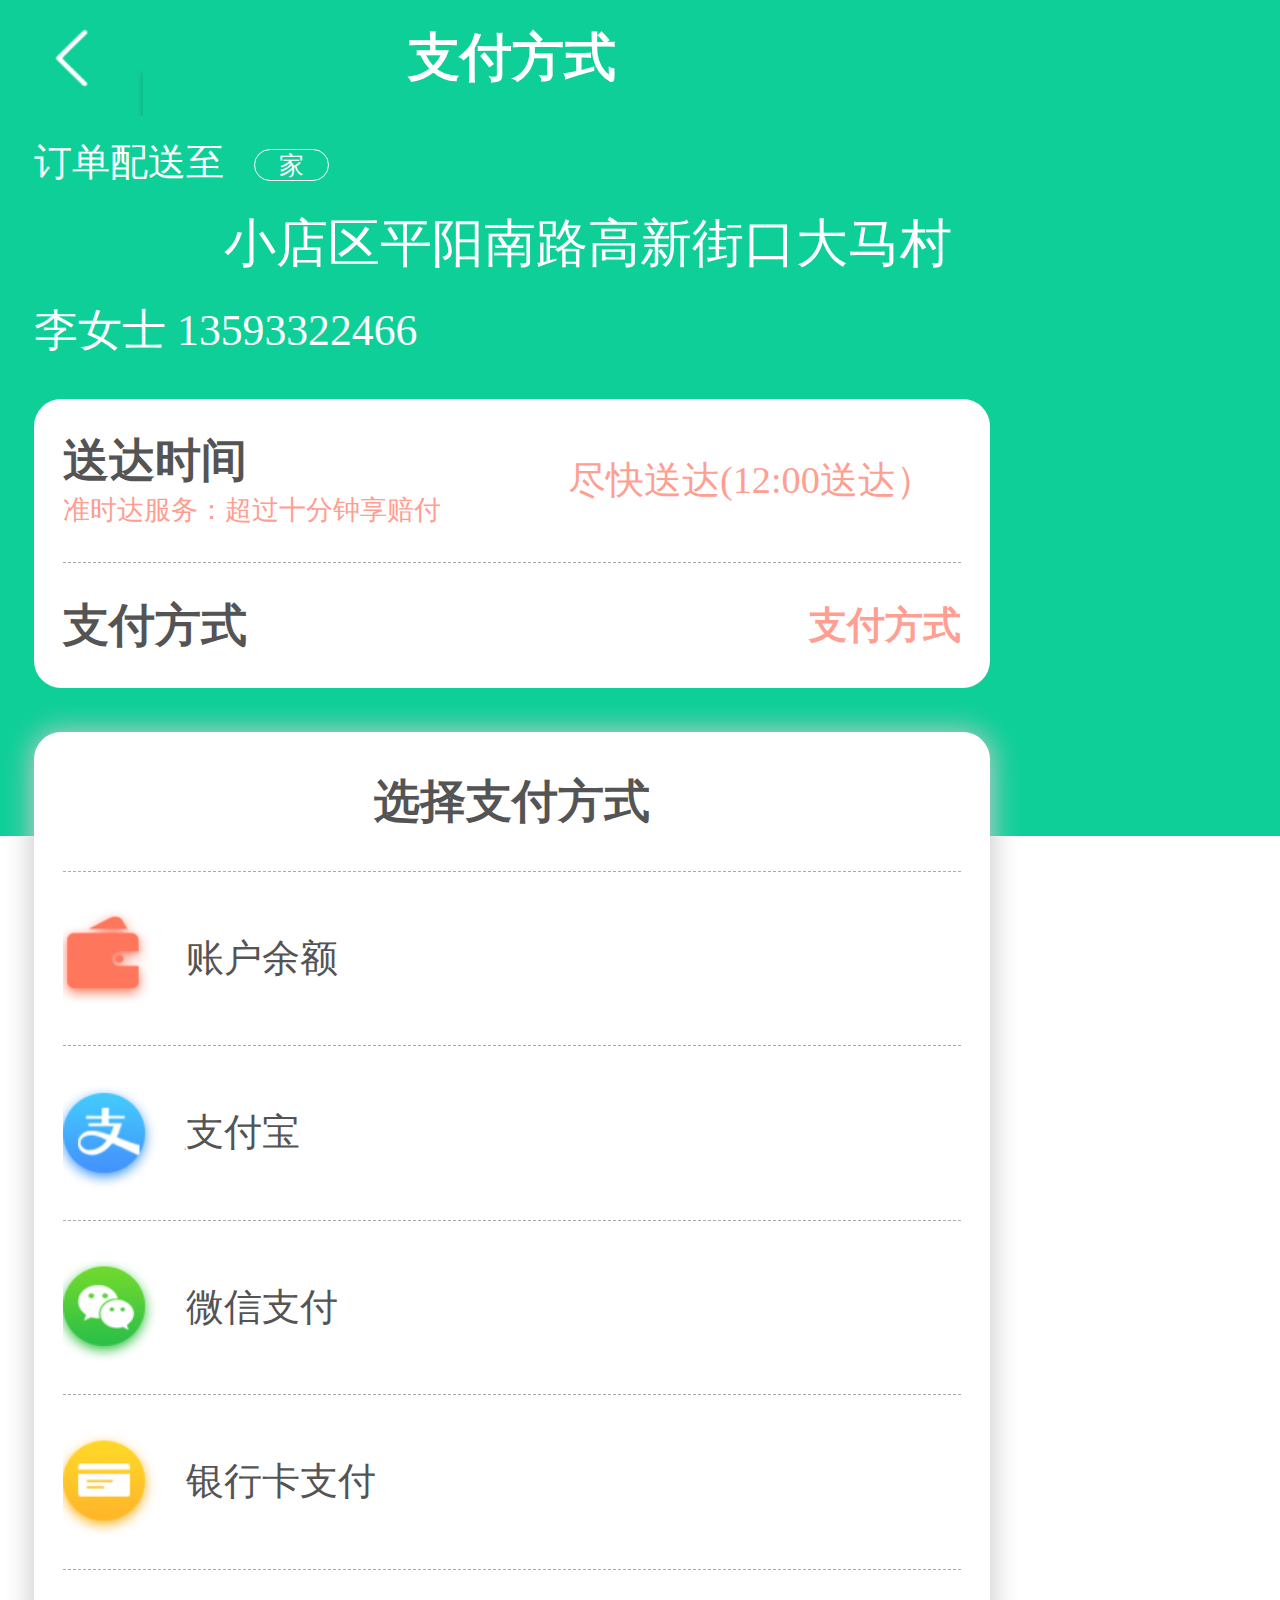
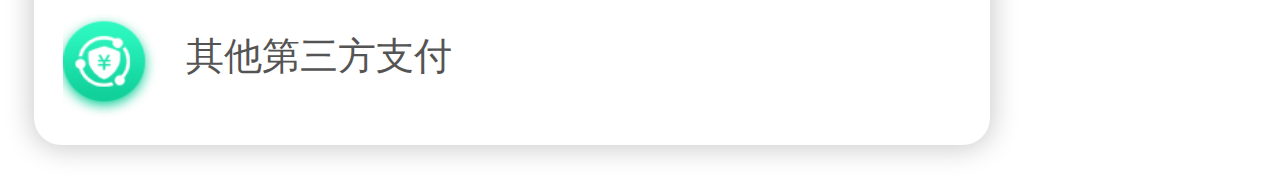
<file: zhifufangshi.html>
<!DOCTYPE html>
<html lang="en">
<head>
	<meta charset="UTF-8">
	<title>支付方式</title>
	<meta name="viewport" content="width=device-width,initial-scale=1.0,user-scalable=no">
	<link rel="stylesheet" href="css/rem.css">
	<link rel="stylesheet" href="https://at.alicdn.com/t/font_793301_ssczj2jw8zn.css">
	<link rel="stylesheet" href="css/zhifufangshi.css">
</head>
<body>
<!-- 头部 -->
	<header>
		<div class="top">
		<a href="shangjiaxiangqing.html">
			<div class="left"></div></a>
			<div class="center">支付方式</div>
		</div>
		<div class="dizhi">
			<div class="yi">
				<h6>订单配送至</h6>
				<div class="jia">家</div>
			</div>
			<h1>小店区平阳南路高新街口大马村</h1>
			<h5>李女士 13593322466</h5>
		</div>
		<div class="time">
			<div class="top">
				<div class="le">
					<p>送达时间</p>
					<h6>准时达服务：超过十分钟享赔付</h6>
				</div>
				<div class="you">尽快送达(12:00送达）</div>
			</div>
			<div class="bottom">
				<p>支付方式</p>
				<h5>支付方式</h5>
			</div>
		</div>
	</header>
	<!-- 内容 -->
	<div class="list">
		<ul>
			<li>选择支付方式</li>
			<li>
				<img src="img/images5/images/1.png
				" alt="">
				<p>账户余额</p>
				<i class="iconfont icon-xuanze"></i>
			</li>
			<li>
				<img src="img/images5/images/2.png" alt="">
				<p>支付宝</p>
				<i class="iconfont icon-xuanze"></i>
			</li>
			<li>
				<img src="img/images5/images/3.png" alt="">
				<p>微信支付</p>
				<i class="iconfont icon-xuanze"></i>
			</li>
			<li>
				<img src="img/images5/images/4.png" alt="">
				<p>银行卡支付</p>
				<a href="zhiwenzhifu.html"><i class="iconfont icon-xuanze"></i></a>
			</li>
			<li>
				<img src="img/images5/images/5.png" alt="">
				<p>其他第三方支付</p>
				<i class="iconfont icon-xuanze"></i>
			</li>
		</ul>
	</div>
</body>
</html>
</file>
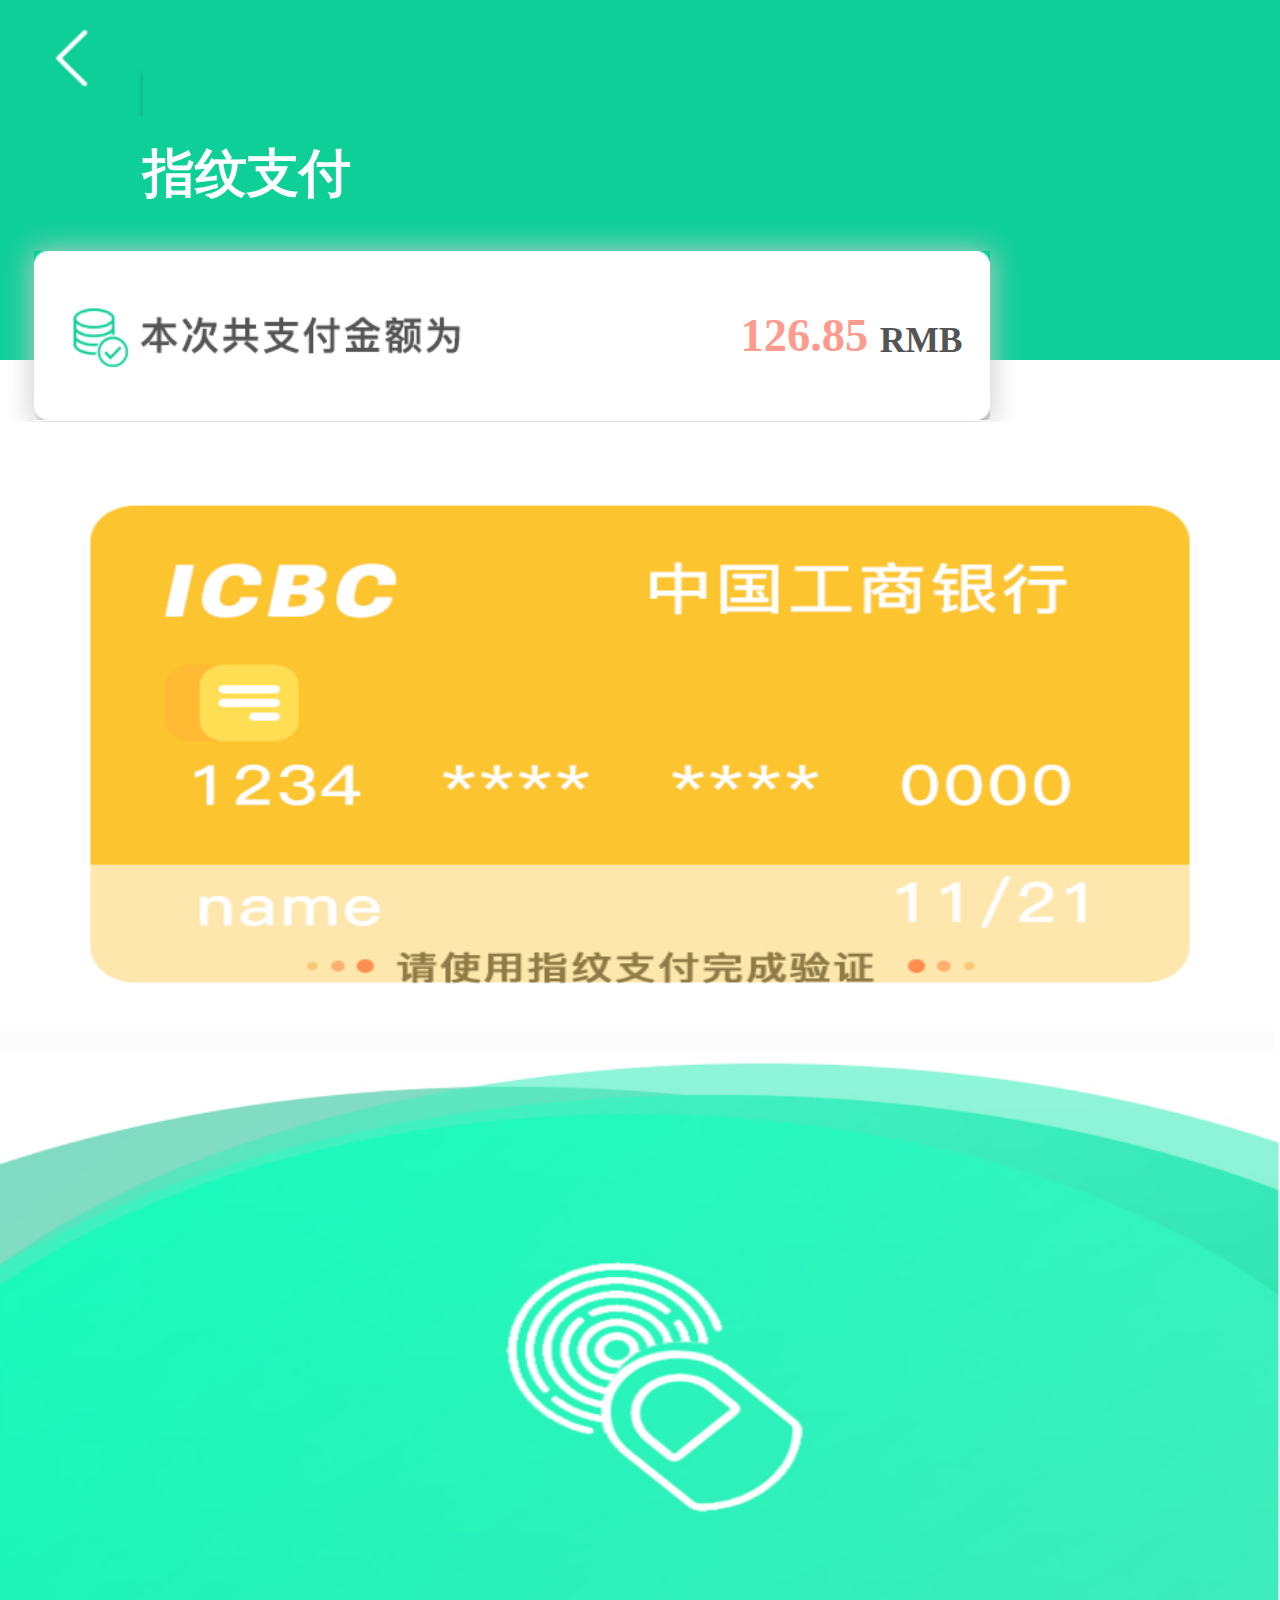
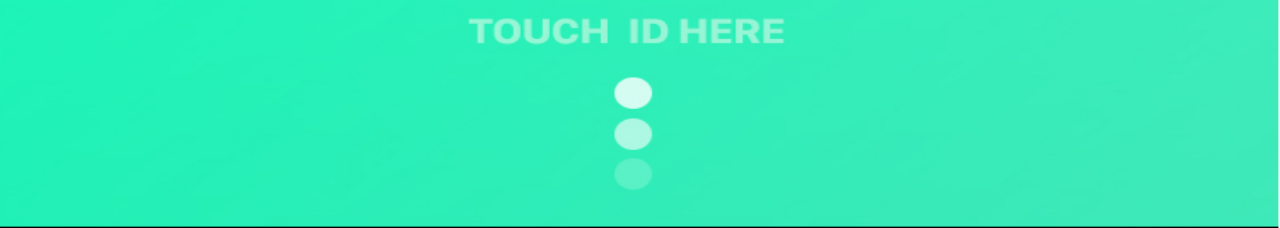
<file: zhiwenzhifu.html>
<!DOCTYPE html>
<html lang="en">
<head>
	<meta charset="UTF-8">
	<title>指纹支付</title>
	<meta name="viewport" content="width=device-width,initial-scale=1.0,user-scalable=no">
	<link rel="stylesheet" href="css/rem.css">
	<link rel="stylesheet" href="css/zhiwenzhifu.css">
</head>
<body>
	<header>
		<div class="beijing">
		<a href="shangjiaxiangqing.html">
			<div class="left"></div></a>
			<div class="center">指纹支付</div>
		</div>
	</header>
	<div class="money">
	    <h5>RMB</h5>
		<p>126.85&nbsp;</p>

	</div>
	<a href="zhifuchenggong.html"><div class="zhiwen">
	</div></a>
</body>
</html>
</file>
<file: css/rem.css>
@media screen  and (min-width: 360px){
	html{
		font-size: calc(360/750*100px);
	}
}
@media screen  and (min-width: 375px){
	html{
		font-size: calc(375/750*100px);
	}
}@media screen  and (min-width: 412px){
	html{
		font-size: calc(412/750*100px);
	}
}@media screen  and (min-width: 414px){
	html{
		font-size: calc(414/750*100px);
	}
}
@media screen  and (min-width: 750px){
	html{
		font-size: calc(750/750*100px);
	}
}@media screen  and (min-width: 768px){
	html{
		font-size: calc(768/750*100px);
	}
}@media screen  and (min-width: 1024px){
	html{
		font-size: calc(1024/750*100px);
	}
}
</file>
<file: css/index.css>
/*
* @Author: 我的文档
* @Date:   2018-08-15 12:29:30
* @Last Modified by:   我的文档
* @Last Modified time: 2018-08-15 14:23:20
*/
*{
	margin: 0;
	padding: 0;
	list-style: none;
	font-family: "苹方";
	background-repeat: no-repeat;
}
a{
	text-decoration: none;
}
i{
	font-style: normal;
}
header{
	width: 100%;
	height: 13rem;
	background-image: url('../img/images6/images/1.png');
	background-size: 100% 13rem;
	overflow: hidden;
	position: relative;
}
input{
	position: absolute;
	top: 7rem;
	left: 1.7rem;
	outline: none;
	border: 0;
    background: #f9f9f9;
}
input::-webkit-input-placeholder{
	color: #cdcbcb;
}
input:nth-child(2){
	margin-top: 0.85rem;
	outline: none;
	border: 0;
    background: #f9f9f9;

}
input:nth-child(3){
	margin-top: 1.7rem;
	outline: none;
	border: 0;
    background: #f9f9f9;
}
.yanzhengma{
	width: 1.47rem;
	height: 0.4rem;
	background-color: #7becce;
	border-radius: 0.2rem;
	font-size: 0.2rem;
	font-weight: bold;
	color: #fff;
	text-align: center;
	line-height: 0.4rem;
	position: absolute;
	top: 7.85rem;
	left: 4.5rem;
}
.ture{
	width: 2.04rem;
	height: 0.48rem;
	text-align: center;
	font-size: 0.38rem;
	line-height: 0.48rem;
	color: #fff;
	background-color: #c5c5c5;
	border-radius: 0.3rem;
	border: 0.01rem solid #fff;
	position: absolute;
	top: 9.84rem;
	left: 2.72rem;
}

.denglu{
	width: 1rem;
	height: 0.54rem;
	background-color: #7becce;
	border-radius: 0.3rem;
	font-size: 0.28rem;
	font-weight: bold;
	color: #fff;
	text-align: center;
	line-height: 0.54rem;
	margin-left: 6.08rem;
	margin-top: 0.34rem;
}
.daojishi{
	width: 1.47rem;
	height: 0.4rem;
	background-color: #7becce;
	border-radius: 0.2rem;
	font-size: 0.2rem;
	font-weight: bold;
	color: #fff;
	text-align: center;
	line-height: 0.4rem;
	position: absolute;
	top: 7.85rem;
	left: 4.5rem;
	z-index: 2;
	display: none;
}
</file>
<file: css/denglu.css>
/*
* @Author: 我的文档
* @Date:   2018-08-15 12:30:10
* @Last Modified by:   我的文档
* @Last Modified time: 2018-11-02 17:51:45
*/
*{
	margin: 0;
	padding: 0;
	list-style: none;
	font-family: "苹方";
	background-repeat: no-repeat;
	-webkit-tap-highlight-color:transparent;

}
a{
	text-decoration: none;
}
i{
	font-style: normal;
}body{
	background: #fff;
}
header{
	width: 100%;
	height: 13rem;
	background-image: url('../img/images6/images/3.png');
	background-size: 100% 13rem;
	overflow: hidden;
	position: relative;
}
input{
	position: absolute;
	top: 7rem;
	left: 1.7rem;
	outline: none;
	border: 0;
    background: #f9f9f9;
}
input::-webkit-input-placeholder{
	color: #cdcbcb;
}
input:nth-child(2){
	margin-top: 0.85rem;
	outline: none;
	border: 0;
    background: #f9f9f9;

}
input:nth-child(3){
	margin-top: 1.7rem;
	outline: none;
	border: 0;
    background: #f9f9f9;
}
.yanzhengma{
	width: 1.47rem;
	height: 0.4rem;
	background-color: #7becce;
	border-radius: 0.2rem;
	font-size: 0.2rem;
	font-weight: bold;
	color: #fff;
	text-align: center;
	line-height: 0.4rem;
	position: absolute;
	top: 7.85rem;
	left: 4.5rem;
}
.ture{
	width: 2.04rem;
	height: 0.48rem;
	text-align: center;
	font-size: 0.38rem;
	line-height: 0.48rem;
	color: #fff;
	background-color: #c5c5c5;
	border-radius: 0.3rem;
	border: 0.01rem solid #fff;
	position: absolute;
	top: 9.84rem;
	left: 2.72rem;
}
.denglu{
	width: 1rem;
	height: 0.54rem;
	background-color: #7becce;
	border-radius: 0.3rem;
	font-size: 0.28rem;
	font-weight: bold;
	color: #fff;
	text-align: center;
	line-height: 0.54rem;
	margin-left: 6.08rem;
	margin-top: 0.34rem;
}
header .qq{
	width: 1.04rem;
	height: 0.92rem;
	background-image: url('../img/images6/images/4.png');
	background-size: 1.04rem 0.92rem;
	margin-top: 9.97rem;
	margin-left: 1.9rem;
	float: left;
}
header .wechat{
	width: 1.04rem;
	height: 0.92rem;
	background-image: url('../img/images6/images/5.png');
	background-size: 1.04rem 0.92rem;
	margin-top: 9.97rem;
	margin-left: 0.32rem;
	float: left;
}
header .weibo{
	width: 1.04rem;
	height: 0.92rem;
	background-image: url('../img/images6/images/6.png');
	background-size: 1.04rem 0.92rem;
	margin-top: 9.97rem;
	margin-left: 0.32rem;
	float: left;
}
</file>
<file: css/dingdanxiangqing.css>
/*
* @Author: 我的文档
* @Date:   2018-08-16 12:09:02
* @Last Modified by:   我的文档
* @Last Modified time: 2018-11-02 17:51:43
*/
*{
	margin: 0;
	padding: 0;
	list-style: none;
	font-family: "苹方";
	background-repeat: no-repeat;
	-webkit-tap-highlight-color:transparent;
}
a{
	text-decoration: none;
}
i{
	font-style: normal;
}
body{
	width: 100%;
	background: #fff;
	height: 100%;
}
header{
	width: 100%;
	height: 1rem;
	background-color: #0ecf98;
	overflow: hidden;
	position: fixed;
	top: 0;
}
header .left{
	width: 1.05rem;
	height: 1rem;
	background-image: url('../img/images2/images/fanhui.png');
	background-repeat: no-repeat;
	background-size: 1.05rem 0.85rem;
	float: left;
}
header .center{
	width: 2.18rem;
	height: 1rem;
	margin-left: 1.5rem;
	float: left;
}
header .center p{
	font-size: 0.38rem;
	font-weight: bold;
	color: #fff;
	margin-top: 0.2rem;
	text-align: center;
}
header .center h5{
	font-size: 0.22rem;
	font-weight: lighter;
	color: #fff;
	text-align: center;
	margin-top: -0.1rem;
}
header .right{
	width: 0.98rem;
	height: 1rem;
	background-image: url('../img/images6/images/7.png');
	background-repeat: no-repeat;
	background-size: 0.98rem 1rem;
	float: right;
}
.title{
	width: 100%;
	height: 1.27rem;
	background-image: url('../img/images7/images/1_02.png');
	background-size: 100% 1.27rem;
	margin-top: 1rem;
}
.content1{
	width: 100%;
	height: 3.52rem;
	overflow-x:auto;
}
.content1 ul{
	width: 12rem;
	height: 100%;

}
.content1 ul li{
	width: 2.5rem;
	height: 3.53rem;
	margin-left: 0.25rem;
	background-image: url('../img/images7/images/6.png');
	background-size: 2.5rem 3.53rem;
	float: left;
}
.content1 ul li .pic{
	width: 2.08rem;
	height: 1.39rem;
	margin-left: 0.21rem;
	background-image: url('../img/images7/images/7.png');
	background-size: 2.08rem 1.39rem;
}
.content1 ul li  p{
	font-weight: bold;
	font-size: 0.28rem;
	text-align: center;
	color: #000;
	margin-top: 0.28rem;
}
.content1 ul li  h6{
	font-size: 0.22rem;
	font-weight: bold;
	color: #000;
	text-align: center;
	margin-top: 0.2rem;
}
.content1 ul li  h5{
	font-size: 0.2rem;
	font-weight: bold;
	color: #ff1753;
	text-align: center;
}
.title2{
	width: 100%;
	height: 1.27rem;
	background-image: url('../img/images7/images/2.png');
	background-size: 100% 1.27rem;
}
.content2{
	width: 100%;
	height: 8rem;
	padding-bottom: 0.98rem;
}
.content2 ul li{
	width: 7rem;
	margin-left: 0.25rem;
	height: 1.32rem;
	margin-top: 0.24rem;
	box-shadow: 0 0.04rem 0.1rem #b9fdea;
}
.content2 ul li .pic{
	width: 1.71rem;
	height: 1.32rem;
	background-image: url('../img/images7/images/3.png');
	background-size: 1.71rem 1.32rem;
	float: left;
}
.content2 ul li:nth-child(2) .pic{
	width: 1.71rem;
	height: 1.32rem;
	background-image: url('../img/images7/images/4.png');
	background-size: 1.71rem 1.32rem;
}
.content2 ul li:nth-child(3) .pic{
	width: 1.71rem;
	height: 1.32rem;
	background-image: url('../img/images7/images/5.png');
	background-size: 1.71rem 1.32rem;
}
.content2 ul li .wz{
	width: 3rem;
	height: 100%;
	float: left;
}
.content2 ul li .wz p{
	font-weight: bold;
	font-size: 0.28rem;
	margin-top: 0.08rem;
	color: #000;
}
.content2 ul li .wz h6{
	font-weight: bold;
	font-size: 0.18rem;
	margin-top: 0.08rem;
	color: #545454;;
}
.content2 ul li .wz h2{
	font-weight: bold;
	font-size: 0.26rem;
	margin-top: 0.08rem;
	color: #ff1753;
}
.content2 ul li .again{
	width: 2.29rem;
	height: 100%;
	float: left;
}
.content2 ul li .again .top{
	width: 1.62rem;
	height: 0.60rem;
	border-radius: 0.4rem;
	box-shadow: 0 0.04rem 0.1rem #b9fdea;
	font-size: 0.24rem;
	font-weight: bold;
	color: #0ecf98;
	text-align: center;
	line-height: 0.64rem;
}
.content2 ul li .again .bot{
	width: 1.62rem;
	height: 0.60rem;
	border-radius: 0.4rem;
	box-shadow: 0 0.04rem 0.1rem #b9fdea;
	font-size: 0.24rem;
	font-weight: bold;
	color: #0ecf98;
	text-align: center;
	line-height: 0.64rem;
}
.bottom{
	width: 100%;
	height: 0.98rem;
	background-color: #fff;
	position: fixed;
	bottom: 0;
}
.bottom .content{
	width: 5.75rem;
	height: 100%;
	margin-left: 0.88rem;
	display: flex;
	justify-content: space-between;
}
.bottom .content .shou{
	width: 0.44rem;
	height: 100%;
	background-image: url('../img/images6/images/index.png');
	background-size: 0.44rem 0.98rem;
}
.bottom .content .fa{
	width: 0.44rem;
	height: 100%;
	background-image: url('../img/images/fa.png');
	background-size: 0.44rem 0.98rem;
}
.bottom .content .ding{
	width: 0.44rem;
	height: 100%;
	background-image: url('../img/images7/images/dingdan.png');
	background-size: 0.44rem 0.98rem;
}
.bottom .content .me{
	width: 0.44rem;
	height: 100%;
	background-image: url('../img/images/me.png');
	background-size: 0.44rem 0.98rem;
}
</file>
<file: css/gerenzhongxin.css>
/*
* @Author: 我的文档
* @Date:   2018-08-15 16:56:40
* @Last Modified by:   我的文档
* @Last Modified time: 2018-11-02 17:51:41
*/
*{
	margin: 0;
	padding: 0;
	list-style: none;
	font-family: "苹方";
	background-repeat: no-repeat;
	-webkit-tap-highlight-color:transparent;
}
a{
	text-decoration: none;
}
i{
	font-style: normal;
}
body{
	width: 100%;
	height: 100%;
	background: #fff;
}
header{
	width: 100%;
	height: 2.9rem;
	background-color: #0ecf98;
	overflow: hidden;
}
header .left{
	width: 1.05rem;
	height: 1rem;
	background-image: url('../img/images2/images/fanhui.png');
	background-repeat: no-repeat;
	background-size: 1.05rem 0.85rem;
	float: left;
}
header .center{
	width: 2.18rem;
	height: 1rem;
	margin-left: 1.5rem;
	float: left;
}
header .center p{
	font-size: 0.38rem;
	font-weight: bold;
	color: #fff;
	margin-top: 0.2rem;
	text-align: center;
}
header .center h5{
	font-size: 0.22rem;
	font-weight: lighter;
	color: #fff;
	text-align: center;
}
header .right{
	width: 0.98rem;
	height: 1rem;
	background-image: url('../img/images6/images/7.png');
	background-repeat: no-repeat;
	background-size: 0.98rem 1rem;
	float: right;
}
header .bo{
	width: 100%;
	height: 1.6rem;
	margin-top: 1.05rem;
}
header .bo .tx{
	width: 1.80rem;
	height: 1.60rem;
	background-image: url('../img/images6/images/8.png');
	background-size: 1.8rem 1.60rem;
	float: left;
}
header .bo .wz{
	width: 4.42rem;
	height: 1.6rem;
	float: left;
}
header .bo .wz p{
	font-size: 0.3rem;
	color: #fff;
	margin-top: 0.32rem;
}
header .bo .wz h5{
	font-size: 0.22rem;
	color: #fff;
	margin-top: 0.18rem;
}
header .bo .pic{
	width: 1.28rem;
	height: 1.6rem;
	background-image: url('../img/images6/images/9.png');
	background-size: 1.28rem 1.6rem;
	float: right;
}
.daohang{
	height: 1.74rem;
	width: 100%;
	border-bottom:0.03rem solid #f3f3f3;
	overflow: hidden;
} 
.daohang ul li{
	width: 2.33rem;
	height: 1.14rem;
	margin-top: 0.38rem;
	margin-left: 0.25rem;
	float: left;
}
.daohang ul li:nth-child(2){
	margin-left: 0;
	border-left: 0.01rem solid #d5d5d5;
}
.daohang ul li:nth-child(3){
	margin-left: 0;
	border-left: 0.01rem solid #d5d5d5;
}
.daohang ul li p{
	font-size: 0.38rem;
	color: #ef8089;
	text-align: center;
}
.daohang ul li h6{
	font-size: 0.24rem;
	color: #545454;
	text-align: center;
	margin-top: 0.2rem;
}
.daohang ul li:nth-child(2) p{
	color: #f0ae47;
}
.daohang ul li:nth-child(3) p{
	color: #35bcc4;
}
.content{
	width: 100%;
	height: 7.28rem;
}
.content ul li{
	height: 1.02rem;
	width: 7rem;
	margin-left: 0.25rem;
	border-bottom: 0.02rem solid #f3f3f3;
	background-image: url('../img/images6/images/17.png');
	background-position: right;
	background-size: 0.34rem 1rem;
}
.content ul li img{
	width: 0.81rem;
	height: 0.79rem;
	float: left;
	margin-top: 0.14rem;
}
.content ul li p{
	font-size: 0.31rem;
	color: #545454;
	line-height: 1.02rem;
	float: left;
	font-weight: bold;
	margin-left: 0.1rem;
}
.content ul li h6{
	font-size: 0.2rem;
	color: #b6b6b6;
	/*line-height: 1.02rem;*/
	margin-top: 0.4rem;
	float: right;
	margin-right: 0.44rem;
}
.bottom{
	width: 100%;
	height: 0.98rem;
	background-color: #fff;
	position: fixed;
	bottom: 0;
}
.bottom .content{
	width: 5.75rem;
	height: 100%;
	margin-left: 0.88rem;
	display: flex;
	justify-content: space-between;
}
.bottom .content .shou{
	width: 0.44rem;
	height: 100%;
	background-image: url('../img/images6/images/index.png');
	background-size: 0.44rem 0.98rem;
}
.bottom .content .fa{
	width: 0.44rem;
	height: 100%;
	background-image: url('../img/images/fa.png');
	background-size: 0.44rem 0.98rem;
}
.bottom .content .ding{
	width: 0.44rem;
	height: 100%;
	background-image: url('../img/images/ding.png');
	background-size: 0.44rem 0.98rem;
}
.bottom .content .me{
	width: 0.44rem;
	height: 100%;
	background-image: url('../img/images6/images/me.png');
	background-size: 0.44rem 0.98rem;
}
</file>
<file: css/querendingdan.css>
/*
* @Author: 我的文档
* @Date:   2018-08-14 16:43:07
* @Last Modified by:   我的文档
* @Last Modified time: 2018-11-02 17:51:52
*/
*{
	margin: 0;
	padding: 0;
	list-style: none;
	font-family: "苹方";
	background-repeat: no-repeat;
	font-weight: normal;
	-webkit-tap-highlight-color:transparent;
}
a{
	text-decoration: none;
}
i{
	font-style: normal;
}body{
	background: #fff;
}
header{
	height: 6.12rem;
	width: 100%;
	background-color: #0ecf98;
}
header .top{
	height: 0.85rem;
}
header .top .left{
	width: 1.05rem;
	height: 0.85rem;
	background-image: url('../img/images2/images/fanhui.png');
	background-repeat: no-repeat;
	background-size: 1.05rem 0.85rem;
	float: left;
}
header .top .center{
	width: 5.4rem;
	height: 0.85rem;
	float: left;
	font-size: 0.38rem;
	font-weight: bold;
	color: #fff;
	text-align: center;
	line-height: 0.85rem;
}
header .dizhi {
	width: 7rem;
	height: 2.07rem;
	margin-left: 0.25rem;
}
header .dizhi .yi{
	height: 0.68rem;
}
header .dizhi .yi h6{
	font-size: 0.28rem;
	color: #fff;
	line-height: 0.68rem;	
	float: left;
}
header .dizhi .yi .jia{
	width: 0.53rem;
	height: 0.22rem;
	border: 0.01rem solid #fff;
	font-size: 0.18rem;
	border-radius: 0.2rem;
	line-height: 0.24rem;
	text-align: center;
	float: left;
	margin-top: 0.24rem;
	margin-left: 0.22rem;
	color: #fff;
}
header .dizhi h1{
	font-size: 0.38rem;
	color: #fff;
}
header .dizhi h5{
	font-size: 0.32rem;
	margin-top: 0.16rem;
	color: #fff;
}
header .time{
	width: 7rem;
	height: 2.12rem;
	margin-left: 0.25rem;
	background-color: #fff;
	border-radius: 0.2rem;
}
header .time .top{
	width: 6.58rem;
	height: 1.2rem;
	border-bottom: 0.01rem dashed #aca9a9;
	margin: 0 auto;
}
header .time .top .le{
	width: 3.70rem;
	padding-top: 0.22rem;
	float: left;
}
header .time .top .le p{
	font-size: 0.34rem;
	font-weight: bold;
	color: #545454;
}
header .time .top .le h6{
	font-size: 0.2rem;
	color: #ff9d90;
}
header .time .top .you{
	width: 2.88rem;
	font-size: 0.28rem;
	color: #ff9e91;
	line-height: 1.2rem;
	float: left;
}
header .time .bottom p{
	font-size: 0.34rem;
	color: #545454;
	font-weight: bold;
	float: left;
	line-height: 0.92rem;
	margin-left: 0.21rem;
}
header .time .bottom h5{
	font-size: 0.28rem;
	color: #ff9e91;
	font-weight: bold;
	float: right;
	line-height: 0.92rem;
	margin-right: 0.21rem;
}
.list{
	height: 10.41rem;
	width: 7rem;
	margin-left: 0.25rem;
	margin-top: -0.7rem;
	background-color: #fff;
	border-radius: 0.2rem;
	box-shadow: 0 0.01rem 0.2rem 0.01rem #efefef;
}
.list ul li img{
	width: 1.63rem;
	height: 1.74rem;
	float: left;
}
.list ul li:nth-child(1){
	height: 1.08rem;
	width: 6.58rem;
	border-bottom: 0.01rem dashed #aca9a9;
	margin: 0 auto;
	font-weight: bold;
	font-size: 0.36rem;
	line-height: 1.08rem;
	color: #545454;
}
.list ul li:nth-child(2){
	height: 1.74rem;
	width: 6.58rem;
	margin: 0 auto;
}
.list ul li:nth-child(3){
	height: 1.74rem;
	width: 6.58rem;
	margin: 0 auto;
}
.list ul li:nth-child(4){
	height: 1.74rem;
	width: 6.58rem;
	margin: 0 auto;
}
.list ul li:nth-child(2) p{
	font-size: 0.28rem;
	font-weight: bold;
	color: #545454;
	line-height: 1.74rem;
	float: left;
}
.list ul li:nth-child(3) p{
	font-size: 0.28rem;
	font-weight: bold;
	color: #545454;
	line-height: 1.74rem;
	float: left;
}
.list ul li:nth-child(4) p{
	font-size: 0.28rem;
	font-weight: bold;
	color: #545454;
	line-height: 1.74rem;
	float: left;
}
.list ul li .num{
	line-height: 1.74rem;
	font-size: 0.28rem;
	font-weight: bold;
	color: #545454;
	float: left;
	margin-left: 0.8rem;
}
.list ul li:nth-child(3) .num{
	line-height: 1.74rem;
	font-size: 0.28rem;
	font-weight: bold;
	color: #545454;
	float: left;
	margin-left: 0.28rem;
}
.list ul li:nth-child(4) .num{
	line-height: 1.74rem;
	font-size: 0.28rem;
	font-weight: bold;
	color: #545454;
	float: left;
	margin-left: 0.6rem;
}
.list ul li h5{
	font-size: 0.3rem;
	font-weight: bold;
	color: #fc9b8e;
	line-height: 1.74rem;
	margin-left: 0.66rem;
	float: left;
}
.list ul li h6{
	font-size: 0.18rem;
	font-weight: bold;
	color: #545454;
	margin-top: 0.78rem;
	float: left;
}
.list ul li:nth-child(5){
	height: 1.3rem;
	width: 6.58rem;
	margin: 0 auto;
	border-bottom: 0.01rem dashed #aca9a9;
}
.list ul li:nth-child(6){
	height: 1.3rem;
	width: 6.58rem;
	margin: 0 auto;
	border-bottom: 0.01rem dashed #aca9a9;
}
.list ul li:nth-child(7){
	height: 1.3rem;
	width: 6.58rem;
	margin: 0 auto;
}
.list ul li:nth-child(5) p{
	font-size: 0.3rem;
	font-weight: bold;
	color: #545454;
	line-height: 1.3rem;
	float: left;
	margin-left: 0.22rem;
}
.list ul li:nth-child(6) p{
	font-size: 0.3rem;
	font-weight: bold;
	color: #545454;
	line-height: 1.3rem;
	float: left;
	margin-left: 0.22rem;
}
.list ul li:nth-child(7) p{
	font-size: 0.3rem;
	font-weight: bold;
	color: #545454;
	line-height: 1.3rem;
	float: left;
	margin-left: 0.22rem;
}
.list ul li:nth-child(5) h4{
	font-size: 0.3rem;
	font-weight: lighter;
	color: #545454;
	line-height: 1.3rem;
	float: right;
	margin-right: 0.22rem;
}
.list ul li:nth-child(6) h4{
	font-size: 0.38rem;
	font-weight: bold;
	color: #fc9b8e;
	line-height: 1.3rem;
	float: right;
}
.list ul li:nth-child(6) h3{
	font-size: 	0.24rem;
	font-weight: bold;
	color: #545454;
	float: right;
	margin-right: 0.22rem;
	margin-top: 0.52rem;
}
.list ul li:nth-child(7) h4{
	font-size: 0.38rem;
	font-weight: bold;
	color: #fc9b8e;
	line-height: 1.3rem;
	float: right;
}
.list ul li:nth-child(7) h3{
	font-size: 	0.24rem;
	font-weight: bold;
	color: #545454;
	float: right;
	margin-right: 0.22rem;
	margin-top: 0.52rem;
}
.list2{
	height: 1.92rem;
	width: 7rem;
	margin-left: 0.25rem;
	margin-top: 0.48rem;
	background-color: #fff;
	border-radius: 0.2rem;
	box-shadow: 0 0.01rem 0.2rem 0.01rem #efefef;
}
.list2 ul li{
	height: 0.86rem;
	width: 6.58rem;
	margin: 0 auto;
	border-bottom: 0.01rem dashed #aca9a9;
}
.list2 ul li:nth-child(2){
	border: 0;
}
.list2 ul li p{
	font-size: 0.3rem;
	font-weight: bold;
	color: #545454;
	line-height: 0.86rem;
	float: left;
	margin-left: 0.22rem;
}
.list2 ul li h5{
	font-size: 0.3rem;
	font-weight: lighter;
	color: #545454;
	line-height: 0.86rem;
	float: right;
	margin-right: 0.22rem;
}
.list3{
	height: 1.02rem;
	width: 100%;
}
.list3 h1{
	font-size: 0.38rem;
	font-weight: bold;
	color: #0ecf98;
	line-height: 1.02rem;
	float: left;
	margin-left: 0.3rem;
}
.list3 h5{
	font-size: 	0.24rem;
	font-weight: bold;
	color: #545454;
	float: left;
	margin-top: 0.42rem;
}
.list3 .queren{
	width: 1.84rem;
	height: 0.58rem;
	border-radius: 0.3rem;
	margin-top: 0.2rem;
	margin-right: 0.25rem;
	float: right;
	background-color:#0ecf98; 
	font-size: 0.3rem;
	font-weight: bold;
	color: #fff;
	text-align: center;
	line-height: 0.58rem;
}
</file>
<file: css/shangjiaxiangqing.css>
/*
* @Author: 我的文档
* @Date:   2018-08-09 09:29:33
* @Last Modified by:   我的文档
* @Last Modified time: 2018-11-02 17:51:57
*/
*{
	margin: 0;
	padding: 0;
	list-style: none;
	font-family: "苹方";
	background-repeat: no-repeat;
	-webkit-tap-highlight-color:transparent;
}
a{
	text-decoration: none;
}
i{
	font-style: normal;
}
body{
	width: 100%;
	height: 100%;
	background: #fff;
}
header{
	width: 100%;
	height: 2.25rem;
	background-color: #0ecf98;
	position: fixed;
	top: 0;
	left: 0;
}
header .left{
	width: 1.05rem;
	height: 100%;
	background-image: url('../img/images2/images/fanhui.png');
	background-repeat: no-repeat;
	background-size: 1.05rem 0.85rem;
	float: left;
}
header .center{
	width: 5.5rem;
	height: 100%;
	float: left;
}
header .right{
	width: 0.95rem;
	height: 100%;
	background-image: url('../img/images2/images/sousuo.png');
	background-repeat: no-repeat;
	background-size: 0.95rem 0.85rem;
	float: left;
}
header .center .pic{
	width: 1.84rem;
	height: 100%;
	background-image: url('../img/images2/images/pic.png');
	background-size: 1.84rem 2.25rem;
	float: left;
}
header .center .wz{
	width: 3.36rem;
	height: 1.38rem;
	margin-top: 0.52rem;
	float: left;
}
header .center .wz p{
	font-size: 0.3rem;
	color: #fff;
	font-weight: bold;
}
header .center .wz h6{
	font-size: 0.2rem;
	color: #fff;
	font-weight: normal;
	margin-top: 0.03rem;
}
 .huodong{
	width: 100%;
	height: 0.48rem;
	background-color: #f9e560;
	font-size: 0.24rem;
	color: #fff;
	text-align: center;
	line-height: 0.48rem;
	position: fixed;
	top: 2.25rem;
	left: 0;
}
.daohang{
	width: 100%;
	height: 0.94rem;
	background-color: #fff;
	box-shadow: 0 0.01rem  0.05rem #888787;
	display: flex;
	justify-content: space-between;
	position: fixed;
	top: 2.73rem;
	left: 0;
}
.daohang .fl{
	width: 2.22rem;
	height: 100%;
	color: #545454;
	text-align: center;
	line-height: 1rem;
	font-size: 0.32rem;
}
.daohang .dingcan{
	color: #0ecf98;
}
nav{
	width: 7.5rem;
	height: calc(100%-465);
	margin-top: 0.06rem;
	position: fixed;
	top: 3.67rem;
	left: 0;
}
nav .list {
	width: 2.14rem;
	height:9.71rem;
	overflow: hidden; 
	float: left;
}
nav .list ul li{
	width: 2.13rem;
	height:1.1rem;
	background-color: #f7f7f7;
	font-size: 0.28rem;
	color: #545454;
	text-align: center;
	line-height: 1.1rem; 
}
nav .list ul li:nth-child(2){
	background-color: #0ecf98;
}
nav .content{
	width: 5.36rem;
	height: 8.5rem;
	float: left;
	overflow: scroll;
}
nav .content ul li{
	width: 4.87rem;
	height: 2.12rem;
	margin-top: 0.24rem;
	margin-left: 0.24rem;
	background-color: #fff;
	box-shadow: 0  0.02rem  0.09rem  0.03rem  #c2c1c1;
}
nav .content ul li .pic{
	width: 1.5rem;
	height: 100%;
	background-image: url('../img/images2/images/pic1.png');
	background-size: 1.5rem 2.12rem; 
	float: left;
}
nav .content ul li .pic2{
	width: 1.5rem;
	height: 100%;
	background-image: url('../img/images2/images/pic2.png');
	background-size: 1.5rem 2.12rem; 
	float: left;
}
nav .content ul li .pic3{
	width: 1.5rem;
	height: 100%;
	background-image: url('../img/images2/images/pic3.png');
	background-size: 1.5rem 2.12rem; 
	float: left;
}
nav .content ul li .pic4{
	width: 1.5rem;
	height: 100%;
	background-image: url('../img/images2/images/pic4.png');
	background-size: 1.5rem 2.12rem; 
	float: left;
}
nav .content ul li .wenzi{
	width: 3.37rem;
	height: 1.85rem;
	margin-top: 0.15rem;
	float: left;
}
nav .content ul li .wenzi h1{
	font-size: 0.28rem;
	font-weight: bold;
}
nav .content ul li .wenzi h1 a{
	color: #000;
}
nav .content ul li .wenzi h2{
	font-size: 0.22rem;
	font-weight:normal;
	margin-top: 0.02rem;
}
nav .content ul li .wenzi h3{
	font-size: 0.20rem;
	font-weight:normal;
	margin-top: 0.02rem;
}
nav .content ul li .wenzi .si{
	height: 0.28rem;
	margin-top: 0.02rem;
}
nav .content ul li .wenzi .si .zhe{
	width: 0.56rem;
	height: 0.24rem;
	border: 0.01rem solid #0ecf98;
	font-size: 0.18rem;
	font-weight:lighter;
	text-align: center;
	line-height: 0.24rem;
	color: #0ecf98;
	float: left;
}
nav .content ul li .wenzi .si h4{
	font-size: 0.18rem;
	font-weight: lighter;
	color: #0ecf98;
	float: left;
	margin-left: 0.06rem;
}
nav .content ul li .wenzi .wu h5{
	font-size: 0.38rem;
	color: #0ecf98;
	font-weight: bolder;
	float: left;
	margin-top: 0.01rem;
}
nav .content ul li .wenzi .wu img{
	float: right;
	width: 0.41rem;
	height: 0.41rem;
	margin-top: 0.08rem;
	margin-right: 0.1rem;
}
nav .content ul li .wenzi .wu img:nth-of-type(2){
	display: none;
}
nav .content ul li .wenzi .wu h6{
	font-size: 18px;
	float: right;
	margin-right: 0.15rem;
	margin-left: 0.15px;
	display: none;
}
.bottom{

	width: 100%;
	height: 1rem;
	margin-top: 0.27rem;
	position: fixed;
	bottom: 0;
	left: 0;
	background-color: #fff;
}
.bottom .pic{
	width: 1.09rem;
	height: 1.11rem;
	position: absolute;
	top: -0.3rem;
	left: 0.21rem;
	background-image: url('../img/images2/images/gouwuche.png');
	background-size: 1.09rem 1.11rem;
	float: left;
}
.bottom .weixuan{
	margin-left: 1.47rem;
	float: left;
}
.bottom .weixuan h1{
	font-size: 0.24rem;
	font-weight: normal;
	color: #6b6b6b;
}
.bottom .qisong{
	width: 2.05rem;
	height: 0.6rem;
	border-radius: 0.3rem;
	background-color:#6b6b6b;
	margin-left: 5.2rem;
	font-size: 0.3rem;
	color: #fff;
	text-align: center;
	line-height: 0.6rem;
	margin-top: 0.1rem;
}
.bottom .qisong a{
	color: #fff;
}
.bot{
	display: none;
	z-index: 3;
}
.bot .pic{
	background-image: url('../img/images2/images/gouwuche_03.png');
}
.bot .weixuan h1:nth-child(1){
	font-size: 18px;
	color: #0ecf98;
}
.bot .qisong{
	background: #0ecf98;
	color: #fff;
}
.mask{
	width: 100%;
	height: 100%;
	background: rgba(0, 0, 0, 0.5);
	position: fixed;
	top: 0;
	left: 0;
	z-index: 10;
	display: none;
}
.mask .upper{
	width: 5.48rem;
	height: 5.61rem;
	background: #0ecf98;
	margin-top: 3.5rem;
	margin-left: 1rem;
	border-radius: 0.6rem;
	overflow: hidden;
}
.mask .upper .tu{
	width: 100%;
	height: 3.62rem;
	border-radius: 0.6rem 0.6rem 0 0;
	background-color: #fff;
	background-image: url('../img/images2/images/1.png');
	background-size: 5.48rem 3.62rem;
}
 .mask .upper .tu p{
	font-size:0.4rem;
	 float: right;
	 margin-right: 0.4rem;
}
.mask .upper .xia{
	width: 100%;
	height: 1.99rem;
	border-radius: 0 0 0.6rem 0.6rem;
}
.mask .upper .xia p{
	font-size: 0.28rem;
	font-weight: bold;
	margin-left: 0.32rem;
	margin-top: 0.2rem;
}
.mask .upper .xia h6{
	font-size: 0.22rem;
	color: #363636;
	margin-left: 0.32rem;
}
.mask .upper .xia h5{
	font-size: 0.38rem;
	font-weight: bold;
	color: #fff;
	margin-left: 0.32rem;
	margin-top: 0.2rem;
	float: left;
}
.mask .upper .xia .q{
	width: 1.56rem;
	height: 0.56rem;
	border-radius: 0.3rem;
	background-color: #fff;
	font-size: 0.26rem;
	font-weight: bold;
	color: #0ecf98;
	text-align: center;
	line-height: 0.56rem;
	float: right;
	margin-right: 0.32rem;
	margin-top: 0.2rem;
}
</file>
<file: css/shangpingxiangqing.css>
/*
* @Author: 我的文档
* @Date:   2018-08-11 20:58:47
* @Last Modified by:   我的文档
* @Last Modified time: 2018-11-02 17:52:02
*/
*{
	margin: 0;
	padding: 0;
	list-style: none;
	font-family: "苹方";
	background-repeat: no-repeat;
	-webkit-tap-highlight-color:transparent;
}
a{
	text-decoration: none;
}
i{
	font-style: normal;
}
body{
	width: 100%;
	height: 100%;
	background: #fff;
}
header{
	width: 100%;
	overflow: hidden;
}
header .beijing{
	width: 100%;
	height: 2.25rem;
	background-color: #0ecf98;
}
header .beijing .left{
	width: 1.05rem;
	height: 0.85rem;
	background-image: url('../img/images2/images/fanhui.png');
	background-repeat: no-repeat;
	background-size: 1.05rem 0.85rem;
	float: left;
}
header .beijing .center{
	width: 5.4rem;
	height: 100%;
	float: left;
	font-size: 0.38rem;
	font-weight: bold;
	color: #fff;
	text-align: center;
	line-height: 0.85rem;
}
header .beijing .right{
	width: 1.05rem;
	height: 0.85rem;
	background-image: url('../img/images2/images/sousuo.png');
	background-repeat: no-repeat;
	background-size: 0.95rem 0.85rem;
	float: right;
}
header .pic{
	width: 100%;
	height: 2.8rem;
	background-image: url('../img/images3/images/1.png');
	background-size: 7rem 2.8rem;
	background-position: center;
	background-repeat: no-repeat;
	margin-top: -1.2rem;
}
header .yi{
	width: 100%;
	height: 0.78rem;
	padding-left: 0.25rem;
}
header .yi p{
	font-size: 0.38rem;
	color: #545454;
	font-weight: bold;
	line-height: 0.78rem;
	float: left;
}
header .yi .zhe{
	width: 1.02rem;
	height: 0.32rem;
	border: 0.01rem solid #0ecf98;
	margin-top: 0.26rem;
	margin-left: 0.4rem;
	border-radius: 0.2rem;
	float: left;
	font-size: 0.24rem;
	color: #545454;
	font-weight: normal;
	text-align: center;
}
header .yi .xian{
	width: 1.36rem;
	height: 0.32rem;
	border: 0.01rem solid #0ecf98;
	margin-top: 0.26rem;
	margin-left: 0.12rem;
	border-radius: 0.2rem;
	float: left;
	font-size: 0.24rem;
	color: #545454;
	font-weight: normal;
	text-align: center;
}
header .er p{
	font-size: 0.24rem;
	margin-left: 0.25rem;
	float: left;
}
header .er h1{
	font-size: 0.38rem;
	font-weight: bold;
	color: #0ecf98;
	float: right;
	margin-right: 0.25rem;
	margin-top: -0.1rem;
}
.pingjia{
	width: 7rem;
	margin-left: 0.25rem;
}
.pingjia .title{
	width: 100%;
	height: 1.48rem;
}
.pingjia .title .left{
	width: 5.44rem;
	height: 1.48rem;
	float: left;
}
.pingjia .title .left p{
	font-size: 0.36rem;
	margin-top: 0.3rem;
	color: #545454;
}
.pingjia .title .left h6{
	font-size: 0.22rem;
	color: #0ecf98;
}
.pingjia .title .right{
	float: left;
	width: 1.56rem;
	height: 0.4rem;
	background-color: #0ecf98;
	border-radius: 0.2rem;
	margin-top: 0.35rem;
	font-size: 0.26rem;
	text-align: center;
	line-height: 0.4rem;
	color: #fff;
}
.pingjia .neirong{
	width: 100%;
	height: 2.24rem;
}
.pingjia .neirong .top{
	width: 100%;
	height: 1.04rem;
}
.pingjia .neirong .top .left{
	width: 1.04rem;
	height: 100%;
	background-image: url('../img/images3/images/touxiang (2).png');
	background-size: 1.04rem 1.04rem;
	float: left;
}
.pingjia .neirong .top .center{
	width: 4.7rem;
	height: 100%;
	padding-left: 0.24rem;
	float: left;
}
.pingjia .neirong .top .center p{
	font-size: 0.28rem;
	font-weight: bold;
	color: #545454;
	margin-top: 0.2rem;
}
.pingjia .neirong .top .center h5{
	font-size: 0.24rem;
	font-weight: normal;
	color: #545454;
}
.pingjia .neirong .top .right{
	width: 0.96rem;
	height: 100%;
	font-weight: lighter;
	font-size: 0.22rem;
	color: #545454;
	margin-top: 0.2rem;
	float: left;
}
.pingjia .neirong .nr{
	height: 0.98rem;
	width: 100%;
	margin-top: 0.24rem;
	background-color: #eae6e6;
	border-radius: 0.2rem;
	font-size: 0.24rem;
	font-weight: normal;
	text-align: center;
	line-height: 0.98rem;
	color: #545454;
}
.tuijian{
	width: 7rem;
	margin-left: 0.25rem;
}
.tuijian .title{
	width: 100%;
	height: 1.2rem;
}
.tuijian .title p{
	font-size: 0.36rem;
	color: #545454;
	margin-top: 0.3rem;
}
.tuijian .title h6{
	font-size: 0.22rem;
	color: #0ecf98;
}
.tuijian .neirong{
	height: 7.94rem;
	margin-bottom: 0.3rem;
}
.tuijian .neirong ul li{
	width: 3.35rem;
	height: 3.52rem;
	background-color: #fff;
	box-shadow: 0 0.01rem 0.2rem 0.01rem #efefef;
	float: left;
	margin-bottom: 0.28rem;
}
.tuijian .neirong ul li:nth-child(2){
	margin-left: 0.28rem;
}
.tuijian .neirong ul li:nth-child(4){
	margin-left: 0.28rem;
}
.tuijian .neirong ul li .pic{
	width: 3.35rem;
	height: 2.23rem;
}
.tuijian .neirong ul li .pic img{
	width: 3.35rem;
	height: 2.23rem
}
.tuijian .neirong .wz p{
	font-size: 0.28rem;
	color: #282727;
	text-align: center;
}
.tuijian .neirong .wz h6{
	font-size: 0.18rem;
	color: #282727;
	text-align: center;
	font-weight: lighter;
}
.tuijian .neirong .wz h2{
	font-size: 0.36rem;
	color: #0ecf98;
	text-align: center;
}
.bottom{

	width: 100%;
	height: 1rem;
	margin-top: 0.27rem;
	position: fixed;
	bottom: 0;
	left: 0;
	background-color: #fff;
}
.bottom .pic{
	width: 1.09rem;
	height: 1.11rem;
	position: absolute;
	top: -0.3rem;
	left: 0.21rem;
	background-image: url('../img/images2/images/gouwuche.png');
	background-size: 1.09rem 1.11rem;
	float: left;
}
.bottom .weixuan{
	margin-left: 1.47rem;
	float: left;
}
.bottom .weixuan h1{
	font-size: 0.24rem;
	font-weight: normal;
	color: #6b6b6b;
}
.bottom .qisong{
	width: 2.05rem;
	height: 0.6rem;
	border-radius: 0.3rem;
	background-color:#6b6b6b;
	margin-left: 5.2rem;
	font-size: 0.3rem;
	color: #fff;
	text-align: center;
	line-height: 0.6rem;
	margin-top: 0.1rem;
}
</file>
<file: css/zhifuchenggong.css>
/*
* @Author: 我的文档
* @Date:   2018-08-15 11:23:13
* @Last Modified by:   我的文档
* @Last Modified time: 2018-11-02 17:52:07
*/
*{
	margin: 0;
	padding: 0;
	list-style: none;
	font-family: "苹方";
	background-repeat: no-repeat;
	-webkit-tap-highlight-color:transparent;
}
a{
	text-decoration: none;
}
i{
	font-style: normal;
}
.beijing{
	width: 100%;
	height: 13rem;
	background-image: url('../img/images5/images/8.png');
	background-size: 100% 13rem;
	overflow: hidden;
}
.beijing p{
	font-size: 0.71rem;
	color: #ed61b3;
	font-weight: bold;
	margin-top: 7.1rem;
	margin-left: 3.1rem;
}
.beijing .yi{
	width: 4.62rem;
	height: 0.67rem;
	margin: 0 auto;
	margin-top: 3.2rem;
}
.beijing .yi .left{
	width: 1.94rem;
	height: 0.65rem;
	border-radius: 0.4rem;
	background-image: url('../img/images5/images/9.png');
	background-position: center;
	font-size: 0.28rem;
	color: #fff;
	text-align: center;
	line-height: 0.65rem;
	float: left;
}
.beijing .yi .right{
	width: 1.94rem;
	height: 0.65rem;
	border-radius: 0.4rem;
	background-image: url('../img/images5/images/10.png');
	background-position: center;
	font-size: 0.28rem;
	color: #fff;
	text-align: center;
	line-height: 0.65rem;
	float: right;
}
</file>
<file: css/zhifufangshi.css>
/*
* @Author: 我的文档
* @Date:   2018-08-14 16:43:07
* @Last Modified by:   我的文档
* @Last Modified time: 2018-11-02 17:52:12
*/
*{
	margin: 0;
	padding: 0;
	list-style: none;
	font-family: "苹方";
	background-repeat: no-repeat;
	font-weight: normal;
	-webkit-tap-highlight-color:transparent;
}
a{
	text-decoration: none;
}
i{
	font-style: normal;
}
header{
	height: 6.12rem;
	width: 100%;
	background-color: #0ecf98;
}
header .top{
	height: 0.85rem;
}
header .top .left{
	width: 1.05rem;
	height: 0.85rem;
	background-image: url('../img/images2/images/fanhui.png');
	background-repeat: no-repeat;
	background-size: 1.05rem 0.85rem;
	float: left;
}
header .top .center{
	width: 5.4rem;
	height: 0.85rem;
	float: left;
	font-size: 0.38rem;
	font-weight: bold;
	color: #fff;
	text-align: center;
	line-height: 0.85rem;
}
header .dizhi {
	width: 7rem;
	height: 2.07rem;
	margin-left: 0.25rem;
}
header .dizhi .yi{
	height: 0.68rem;
}
header .dizhi .yi h6{
	font-size: 0.28rem;
	color: #fff;
	line-height: 0.68rem;	
	float: left;
}
header .dizhi .yi .jia{
	width: 0.53rem;
	height: 0.22rem;
	border: 0.01rem solid #fff;
	font-size: 0.18rem;
	border-radius: 0.2rem;
	line-height: 0.24rem;
	text-align: center;
	float: left;
	margin-top: 0.24rem;
	margin-left: 0.22rem;
	color: #fff;
}
header .dizhi h1{
	font-size: 0.38rem;
	color: #fff;
}
header .dizhi h5{
	font-size: 0.32rem;
	margin-top: 0.16rem;
	color: #fff;
}
header .time{
	width: 7rem;
	height: 2.12rem;
	margin-left: 0.25rem;
	background-color: #fff;
	border-radius: 0.2rem;
}
header .time .top{
	width: 6.58rem;
	height: 1.2rem;
	border-bottom: 0.01rem dashed #aca9a9;
	margin: 0 auto;
}
header .time .top .le{
	width: 3.70rem;
	padding-top: 0.22rem;
	float: left;
}
header .time .top .le p{
	font-size: 0.34rem;
	font-weight: bold;
	color: #545454;
}
header .time .top .le h6{
	font-size: 0.2rem;
	color: #ff9d90;
}
header .time .top .you{
	width: 2.88rem;
	font-size: 0.28rem;
	color: #ff9e91;
	line-height: 1.2rem;
	float: left;
}
header .time .bottom p{
	font-size: 0.34rem;
	color: #545454;
	font-weight: bold;
	float: left;
	line-height: 0.92rem;
	margin-left: 0.21rem;
}
header .time .bottom h5{
	font-size: 0.28rem;
	color: #ff9e91;
	font-weight: bold;
	float: right;
	line-height: 0.92rem;
	margin-right: 0.21rem;
}
.list{
	height: 7.42rem;
	width: 7rem;
	margin-left: 0.25rem;
	border-radius: 0.2rem;
	margin-top: -0.76rem;
	margin-bottom: 0.24rem;
	background-color: #fff;
	box-shadow: 0 0.01rem 0.2rem 0.01rem #c9c9c9;
}
.list ul li:nth-child(1){
	height: 1.02rem;
	width: 6.58rem;
	margin: 0 auto;
	font-size: 0.34rem;
	font-weight: bold;
	color: #545454;
	text-align: center;
	line-height: 1.02rem;
	border: 0;
}
.list ul li{
	height: 1.27rem;
	width: 6.58rem;
	margin: 0 auto;
	border-top: 0.01rem dashed #aca9a9;
}
.list ul li img{
	height: 1.2rem;
	width: 0.9rem;
	float: left;
	margin-top: 0.02rem;
}
.list ul li p{
	font-size: 0.28rem;
	color: #545454;
	float: left;
	line-height: 1.27rem;
}
.list ul li i{
	float: right;
	color: #eeeeee;
	font-size: 0.4rem;
	line-height: 1.27rem;
}
.list ul li:nth-child(5) i{
	color: #2bd5a5;
}
</file>
<file: css/zhiwenzhifu.css>
/*
* @Author: 我的文档
* @Date:   2018-08-15 10:37:00
* @Last Modified by:   我的文档
* @Last Modified time: 2018-11-02 17:52:16
*/
*{
	margin: 0;
	padding: 0;
	list-style: none;
	font-family: "苹方";
	background-repeat: no-repeat;
	-webkit-tap-highlight-color:transparent;
}
a{
	text-decoration: none;
}
i{
	font-style: normal;
}
header{
	width: 100%;
	overflow: hidden;
}
header .beijing{
	width: 100%;
	height: 2.64rem;
	background-color: #0ecf98;
}
header .beijing .left{
	width: 1.05rem;
	height: 0.85rem;
	background-image: url('../img/images2/images/fanhui.png');
	background-repeat: no-repeat;
	background-size: 1.05rem 0.85rem;
}
header .beijing .center{
	width: 5.4rem;
	font-size: 0.38rem;
	font-weight: bold;
	color: #fff;
	line-height: 0.85rem;
	margin-left: 1.05rem;
}
.zhiwen{
	margin-top: 0.01rem;
	width: 100%;
	height: 10.3rem;
	background-image: url('../img/images5/images/6.png');
	background-size: 100% 100%;
}
 .money{
	width: 7rem;
	height: 1.24rem;
	margin-left: 0.25rem;
	background-image: url('../img/images5/images/7.png');
	background-size: 7rem 1.24rem;
	margin-top: -0.8rem;
	box-shadow: 0 0.01rem 0.2rem 0.01rem #c9c9c9;
}
.money p{
	font-size: 0.34rem;
	font-weight: bold;
	color: #fc9b8e;
	float: right;
	line-height: 1.24rem;
}
.money h5{
	font-size: 0.26rem;
	font-weight: bold;
	color: #545454;
	margin-right: 0.2rem;
	float: right;
	margin-top: 0.5rem;
}
</file>
